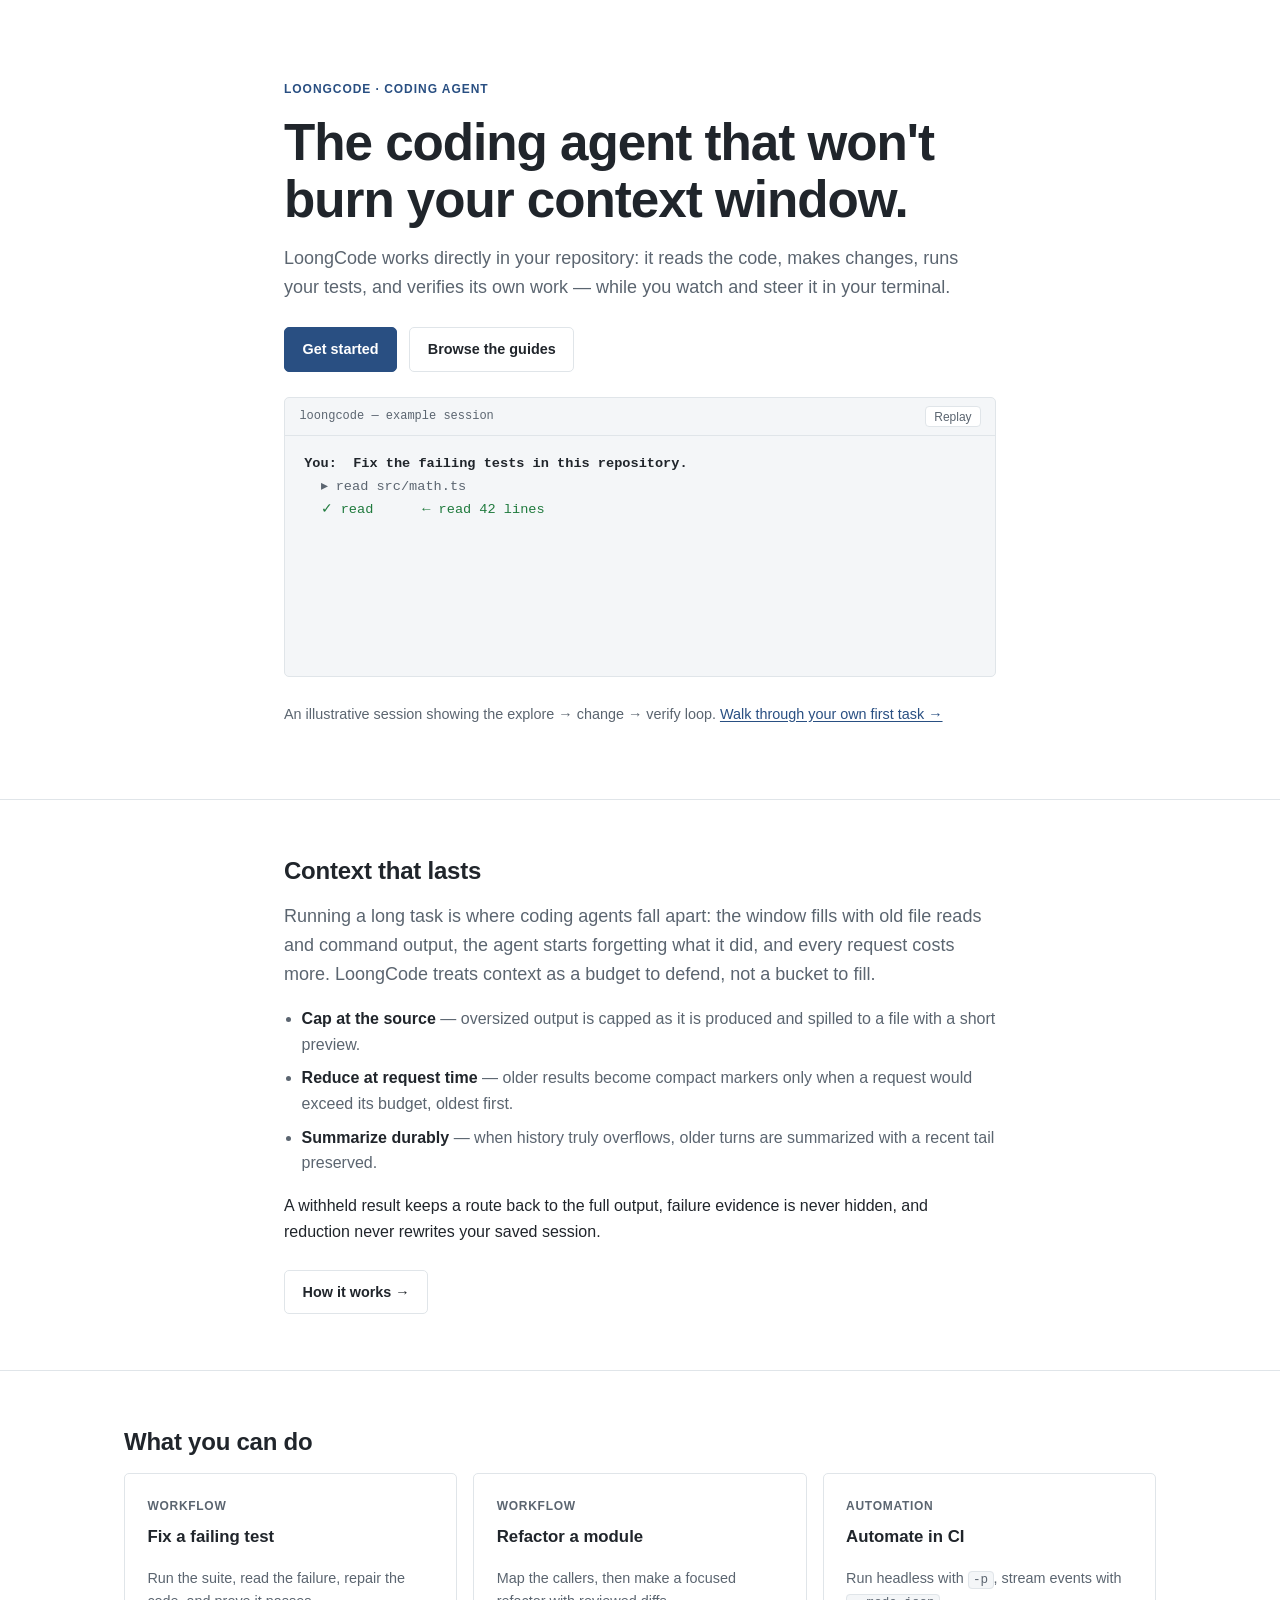
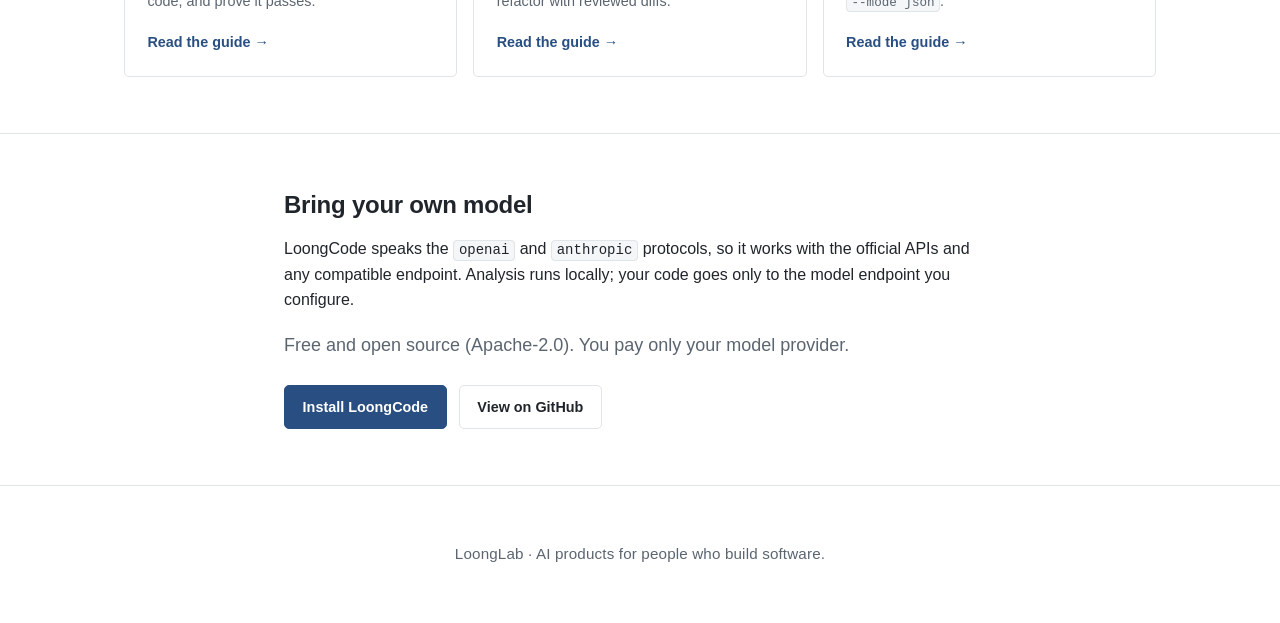
<file: public/index.html>
<!DOCTYPE html>
<html lang="en">
<head>
  <meta charset="utf-8" />
  <meta name="viewport" content="width=device-width, initial-scale=1" />
  <title>LoongLab — developer tools for real work</title>
  <meta name="description" content="LoongLab builds AI products. LoongCode, our first, is a terminal coding agent whose advantage is cutting token consumption on long tasks." />
  <meta name="theme-color" content="#ffffff" />
  <link rel="icon" href="./assets/favicon.svg" type="image/svg+xml" />
  <link rel="stylesheet" href="./assets/styles.css" />
  <script src="./assets/theme.js"></script>
</head>
<body>
<!-- BEGIN:site-header -->
<!-- END:site-header -->

<main>
  <section class="hero">
    <div class="container">
      <p class="eyebrow">LoongCode · Coding agent</p>
      <h1>The coding agent that won't burn your context window.</h1>
      <p class="lede">
        LoongCode works directly in your repository: it reads the code, makes
        changes, runs your tests, and verifies its own work — while you watch and
        steer it in your terminal.
      </p>
      <div class="actions">
        <a class="button button-primary" href="./get-started/">Get started</a>
        <a class="button" href="./guides/">Browse the guides</a>
      </div>

      <div class="terminal" data-demo>
        <div class="terminal-bar">
          <span>loongcode — example session</span>
          <button class="copy-button" type="button" data-demo-replay>Replay</button>
        </div>
        <div class="terminal-screen" data-demo-screen></div>
      </div>
      <p class="muted">
        An illustrative session showing the explore → change → verify loop.
        <a href="./first-investigation/">Walk through your own first task →</a>
      </p>
    </div>
  </section>

  <section class="section">
    <div class="container">
      <h2>Context that lasts</h2>
      <p class="lede">
        Running a long task is where coding agents fall apart: the window fills
        with old file reads and command output, the agent starts forgetting what
        it did, and every request costs more. LoongCode treats context as a
        budget to defend, not a bucket to fill.
      </p>
      <ul class="feature-list">
        <li><strong>Cap at the source</strong> — oversized output is capped as it is produced and spilled to a file with a short preview.</li>
        <li><strong>Reduce at request time</strong> — older results become compact markers only when a request would exceed its budget, oldest first.</li>
        <li><strong>Summarize durably</strong> — when history truly overflows, older turns are summarized with a recent tail preserved.</li>
      </ul>
      <p>
        A withheld result keeps a route back to the full output, failure evidence
        is never hidden, and reduction never rewrites your saved session.
      </p>
      <div class="actions">
        <a class="button" href="./blog/context-management/">How it works →</a>
      </div>
    </div>
  </section>

  <section class="section">
    <div class="container-wide">
      <h2>What you can do</h2>
      <div class="grid">
        <article class="card">
          <span class="tag">Workflow</span>
          <h3>Fix a failing test</h3>
          <p>Run the suite, read the failure, repair the code, and prove it passes.</p>
          <a class="more" href="./guides/fix-a-failing-test/">Read the guide →</a>
        </article>
        <article class="card">
          <span class="tag">Workflow</span>
          <h3>Refactor a module</h3>
          <p>Map the callers, then make a focused refactor with reviewed diffs.</p>
          <a class="more" href="./guides/refactor-a-module/">Read the guide →</a>
        </article>
        <article class="card">
          <span class="tag">Automation</span>
          <h3>Automate in CI</h3>
          <p>Run headless with <code>-p</code>, stream events with <code>--mode json</code>.</p>
          <a class="more" href="./guides/automate-in-ci/">Read the guide →</a>
        </article>
      </div>
    </div>
  </section>

  <section class="section">
    <div class="container">
      <h2>Bring your own model</h2>
      <p>
        LoongCode speaks the <code>openai</code> and <code>anthropic</code>
        protocols, so it works with the official APIs and any compatible endpoint.
        Analysis runs locally; your code goes only to the model endpoint you
        configure.
      </p>
      <p class="lede">Free and open source (Apache-2.0). You pay only your model provider.</p>
      <div class="actions">
        <a class="button button-primary" href="./get-started/">Install LoongCode</a>
        <a class="button" href="https://github.com/LoongLab/LoongCode" rel="noopener">View on GitHub</a>
      </div>
    </div>
  </section>

  <section class="section">
    <div class="container">
      <p class="lockup">LoongLab · AI products for people who build software.</p>
    </div>
  </section>
</main>

<!-- BEGIN:site-footer -->
<!-- END:site-footer -->
<script src="./assets/main.js"></script>
<script src="./assets/demo.js"></script>
</body>
</html>
</file>
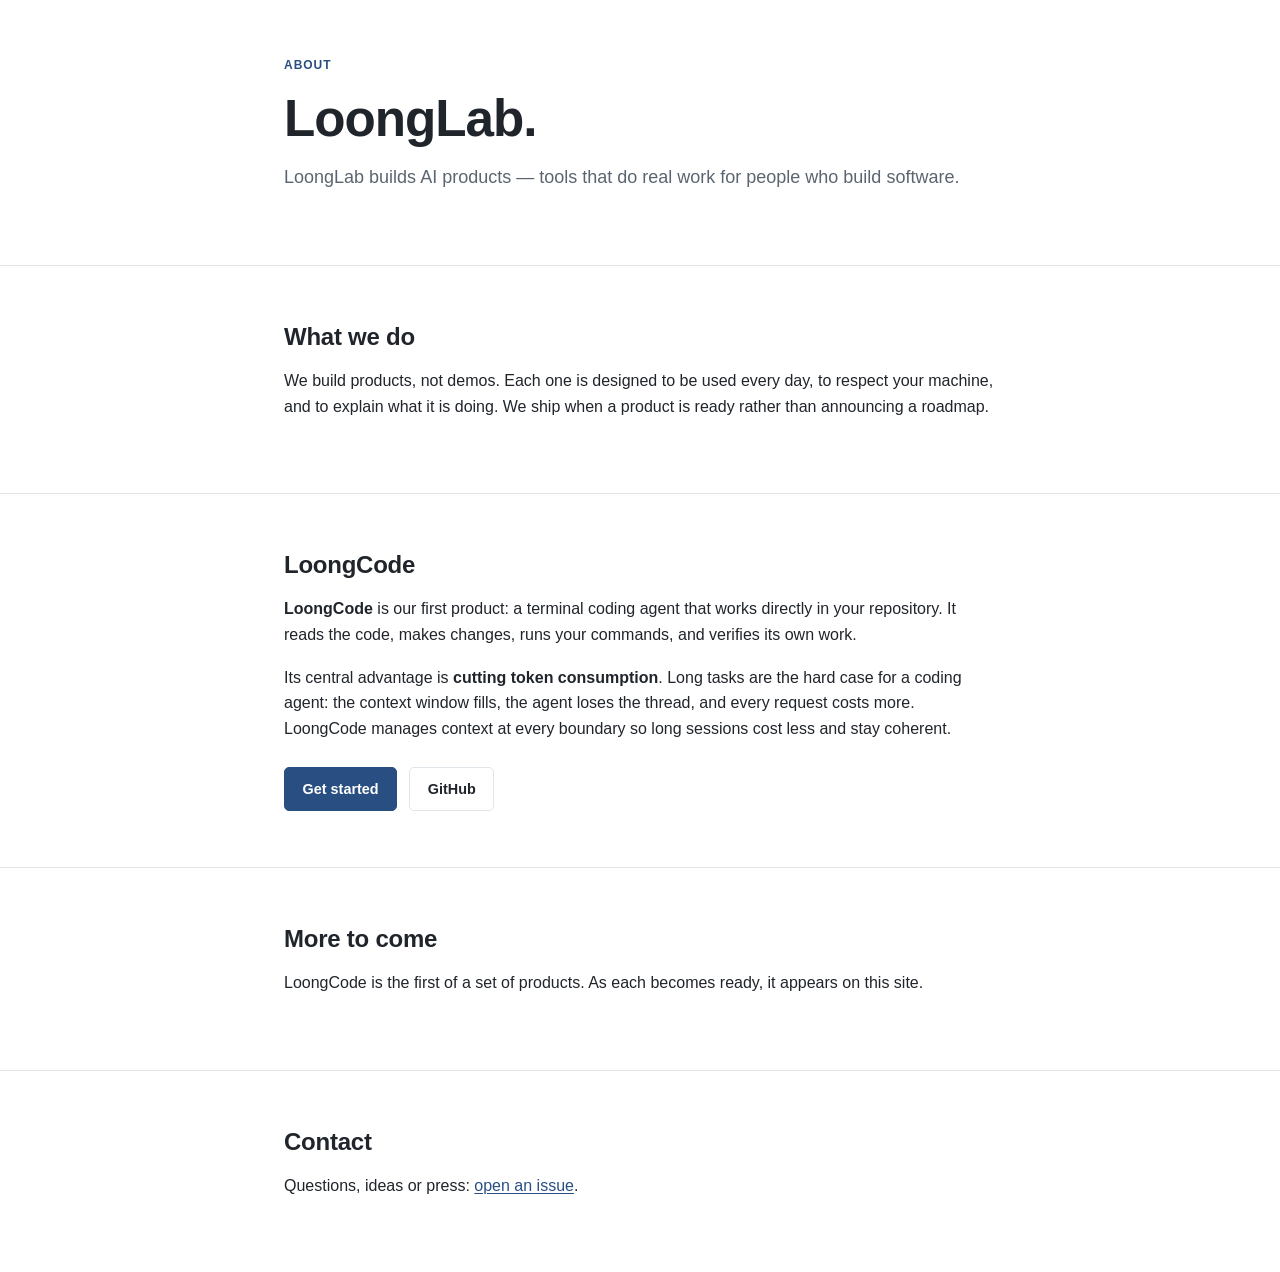
<file: public/about/index.html>
<!DOCTYPE html>
<html lang="en">
<head>
  <meta charset="utf-8" />
  <meta name="viewport" content="width=device-width, initial-scale=1" />
  <title>About LoongLab</title>
  <meta name="description" content="LoongLab builds AI products. LoongCode, our first, is a terminal coding agent focused on cutting token consumption on long tasks." />
  <meta name="theme-color" content="#ffffff" />
  <link rel="icon" href="../assets/favicon.svg" type="image/svg+xml" />
  <link rel="stylesheet" href="../assets/styles.css" />
  <script src="../assets/theme.js"></script>
</head>
<body>
<!-- BEGIN:site-header -->
<!-- END:site-header -->

<main>
  <section class="section">
    <div class="container">
      <p class="eyebrow">About</p>
      <h1>LoongLab.</h1>
      <p class="lede">
        LoongLab builds AI products — tools that do real work for people who
        build software.
      </p>
    </div>
  </section>

  <section class="section">
    <div class="container">
      <h2>What we do</h2>
      <p>
        We build products, not demos. Each one is designed to be used every day,
        to respect your machine, and to explain what it is doing. We ship when a
        product is ready rather than announcing a roadmap.
      </p>
    </div>
  </section>

  <section class="section">
    <div class="container">
      <h2>LoongCode</h2>
      <p>
        <strong>LoongCode</strong> is our first product: a terminal coding agent
        that works directly in your repository. It reads the code, makes changes,
        runs your commands, and verifies its own work.
      </p>
      <p>
        Its central advantage is <strong>cutting token consumption</strong>. Long
        tasks are the hard case for a coding agent: the context window fills, the
        agent loses the thread, and every request costs more. LoongCode manages
        context at every boundary so long sessions cost less and stay coherent.
      </p>
      <div class="actions">
        <a class="button button-primary" href="../get-started/">Get started</a>
        <a class="button" href="https://github.com/LoongLab/LoongCode" rel="noopener">GitHub</a>
      </div>
    </div>
  </section>

  <section class="section">
    <div class="container">
      <h2>More to come</h2>
      <p>
        LoongCode is the first of a set of products. As each becomes ready, it
        appears on this site.
      </p>
    </div>
  </section>

  <section class="section">
    <div class="container">
      <h2>Contact</h2>
      <p>
        Questions, ideas or press:
        <a href="https://github.com/LoongLab/LoongCode/issues" rel="noopener">open an issue</a>.
      </p>
    </div>
  </section>
</main>

<!-- BEGIN:site-footer -->
<!-- END:site-footer -->
<script src="../assets/main.js"></script>
</body>
</html>
</file>
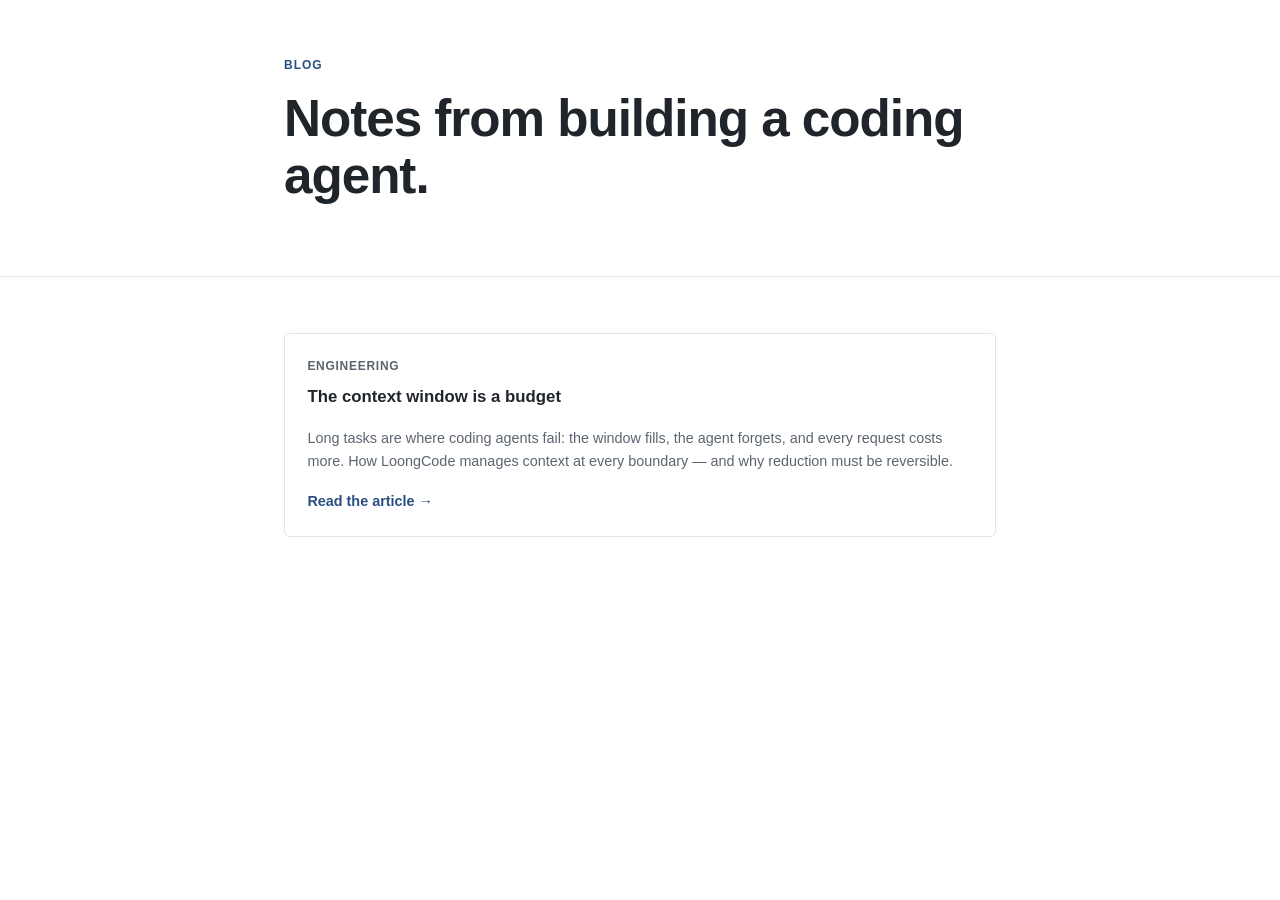
<file: public/blog/index.html>
<!DOCTYPE html>
<html lang="en">
<head>
  <meta charset="utf-8" />
  <meta name="viewport" content="width=device-width, initial-scale=1" />
  <title>LoongCode blog: notes on coding agents and context</title>
  <meta name="description" content="Essays and notes from building LoongCode: how coding agents spend tokens, why context management matters, and what breaks on long tasks." />
  <meta name="theme-color" content="#ffffff" />
  <link rel="icon" href="../assets/favicon.svg" type="image/svg+xml" />
  <link rel="stylesheet" href="../assets/styles.css" />
  <script src="../assets/theme.js"></script>
</head>
<body>
<!-- BEGIN:site-header -->
<!-- END:site-header -->

<main>
  <section class="section">
    <div class="container">
      <p class="eyebrow">Blog</p>
      <h1>Notes from building a coding agent.</h1>
    </div>
  </section>

  <section class="section">
    <div class="container">
      <article class="card">
        <span class="tag">Engineering</span>
        <h3>The context window is a budget</h3>
        <p>
          Long tasks are where coding agents fail: the window fills, the agent
          forgets, and every request costs more. How LoongCode manages context at
          every boundary — and why reduction must be reversible.
        </p>
        <a class="more" href="context-management/">Read the article →</a>
      </article>
    </div>
  </section>
</main>

<!-- BEGIN:site-footer -->
<!-- END:site-footer -->
<script src="../assets/main.js"></script>
</body>
</html>
</file>
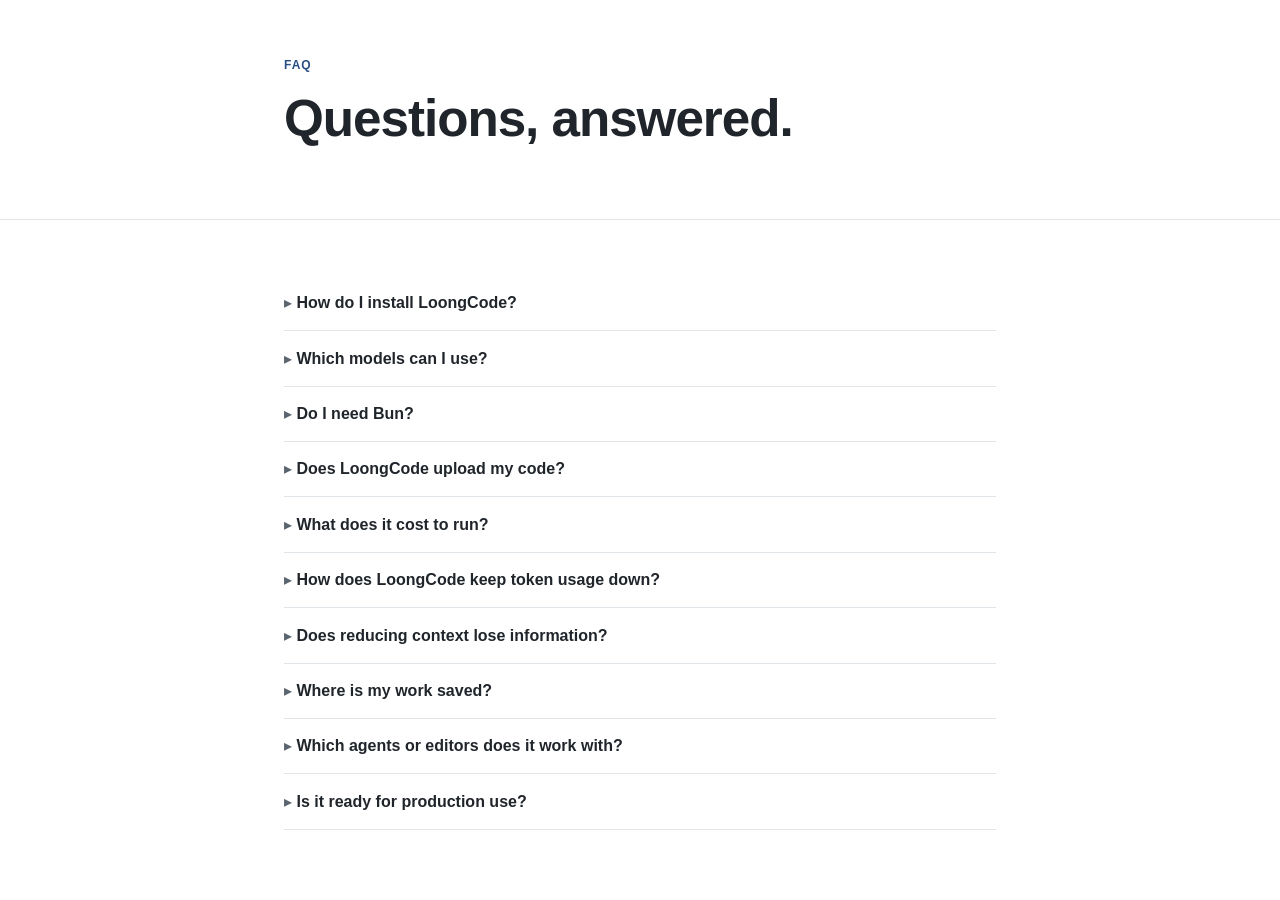
<file: public/faq/index.html>
<!DOCTYPE html>
<html lang="en">
<head>
  <meta charset="utf-8" />
  <meta name="viewport" content="width=device-width, initial-scale=1" />
  <title>LoongCode FAQ: setup, models and troubleshooting</title>
  <meta name="description" content="Answers about installing LoongCode, choosing a model, what it can do, how it handles your code, and what it costs." />
  <meta name="theme-color" content="#ffffff" />
  <link rel="icon" href="../assets/favicon.svg" type="image/svg+xml" />
  <link rel="stylesheet" href="../assets/styles.css" />
  <script src="../assets/theme.js"></script>
</head>
<body>
<!-- BEGIN:site-header -->
<!-- END:site-header -->

<main>
  <section class="section">
    <div class="container">
      <p class="eyebrow">FAQ</p>
      <h1>Questions, answered.</h1>
    </div>
  </section>

  <section class="section">
    <div class="container">
      <details>
        <summary><strong>How do I install LoongCode?</strong></summary>
        <p>Install Node.js 22 or newer, then run <code>npm install -g @loonglab/loongcode-cli</code>. See <a href="../get-started/">Get started</a>.</p>
      </details>
      <details>
        <summary><strong>Which models can I use?</strong></summary>
        <p>LoongCode speaks the <code>openai</code> and <code>anthropic</code> protocols, so it works with the official APIs and any compatible endpoint. Configure one with <code>/model</code>.</p>
      </details>
      <details>
        <summary><strong>Do I need Bun?</strong></summary>
        <p>No. Bun is the development runtime for working on LoongCode itself. The published package runs on Node.js 22 or newer.</p>
      </details>
      <details>
        <summary><strong>Does LoongCode upload my code?</strong></summary>
        <p>It runs locally and talks only to the model endpoint you configure, using the API key you provide. Your source is sent to that endpoint as context for the tasks you run; the provider's own data policy applies.</p>
      </details>
      <details>
        <summary><strong>What does it cost to run?</strong></summary>
        <p>LoongCode itself is free and open source (Apache-2.0). You pay only your model provider for the tokens you use — and LoongCode is built to keep that number down on long tasks.</p>
      </details>
      <details>
        <summary><strong>How does LoongCode keep token usage down?</strong></summary>
        <p>Context is managed at every boundary: output is capped as it is produced, older tool results are reduced only when a request would exceed its budget, and overflowing history is summarized while keeping a recent tail. See <a href="../blog/context-management/">how context is managed</a>.</p>
      </details>
      <details>
        <summary><strong>Does reducing context lose information?</strong></summary>
        <p>A withheld result is replaced by a marker that names where the full output still lives, so the agent can read it back. Failure evidence and errors are never withheld, and reduction only changes the request that is sent — the saved session keeps every result.</p>
      </details>
      <details>
        <summary><strong>Where is my work saved?</strong></summary>
        <p>Sessions are saved automatically under your config directory (<code>~/.loongcode/</code>). Resume the latest with <code>--continue</code>, a specific one with <code>--resume &lt;id&gt;</code>, or manage them with <code>/session</code>.</p>
      </details>
      <details>
        <summary><strong>Which agents or editors does it work with?</strong></summary>
        <p>LoongCode is its own terminal agent — you use it directly, not through another agent. Its configuration and sessions are read by the CLI and TUI only.</p>
      </details>
      <details>
        <summary><strong>Is it ready for production use?</strong></summary>
        <p>LoongCode is in early experimental development and changes quickly. See the <a href="https://github.com/LoongLab/LoongCode/blob/master/CHANGELOG.md" rel="noopener">changelog</a> for what each release includes.</p>
      </details>
    </div>
  </section>
</main>

<!-- BEGIN:site-footer -->
<!-- END:site-footer -->
<script src="../assets/main.js"></script>
</body>
</html>
</file>
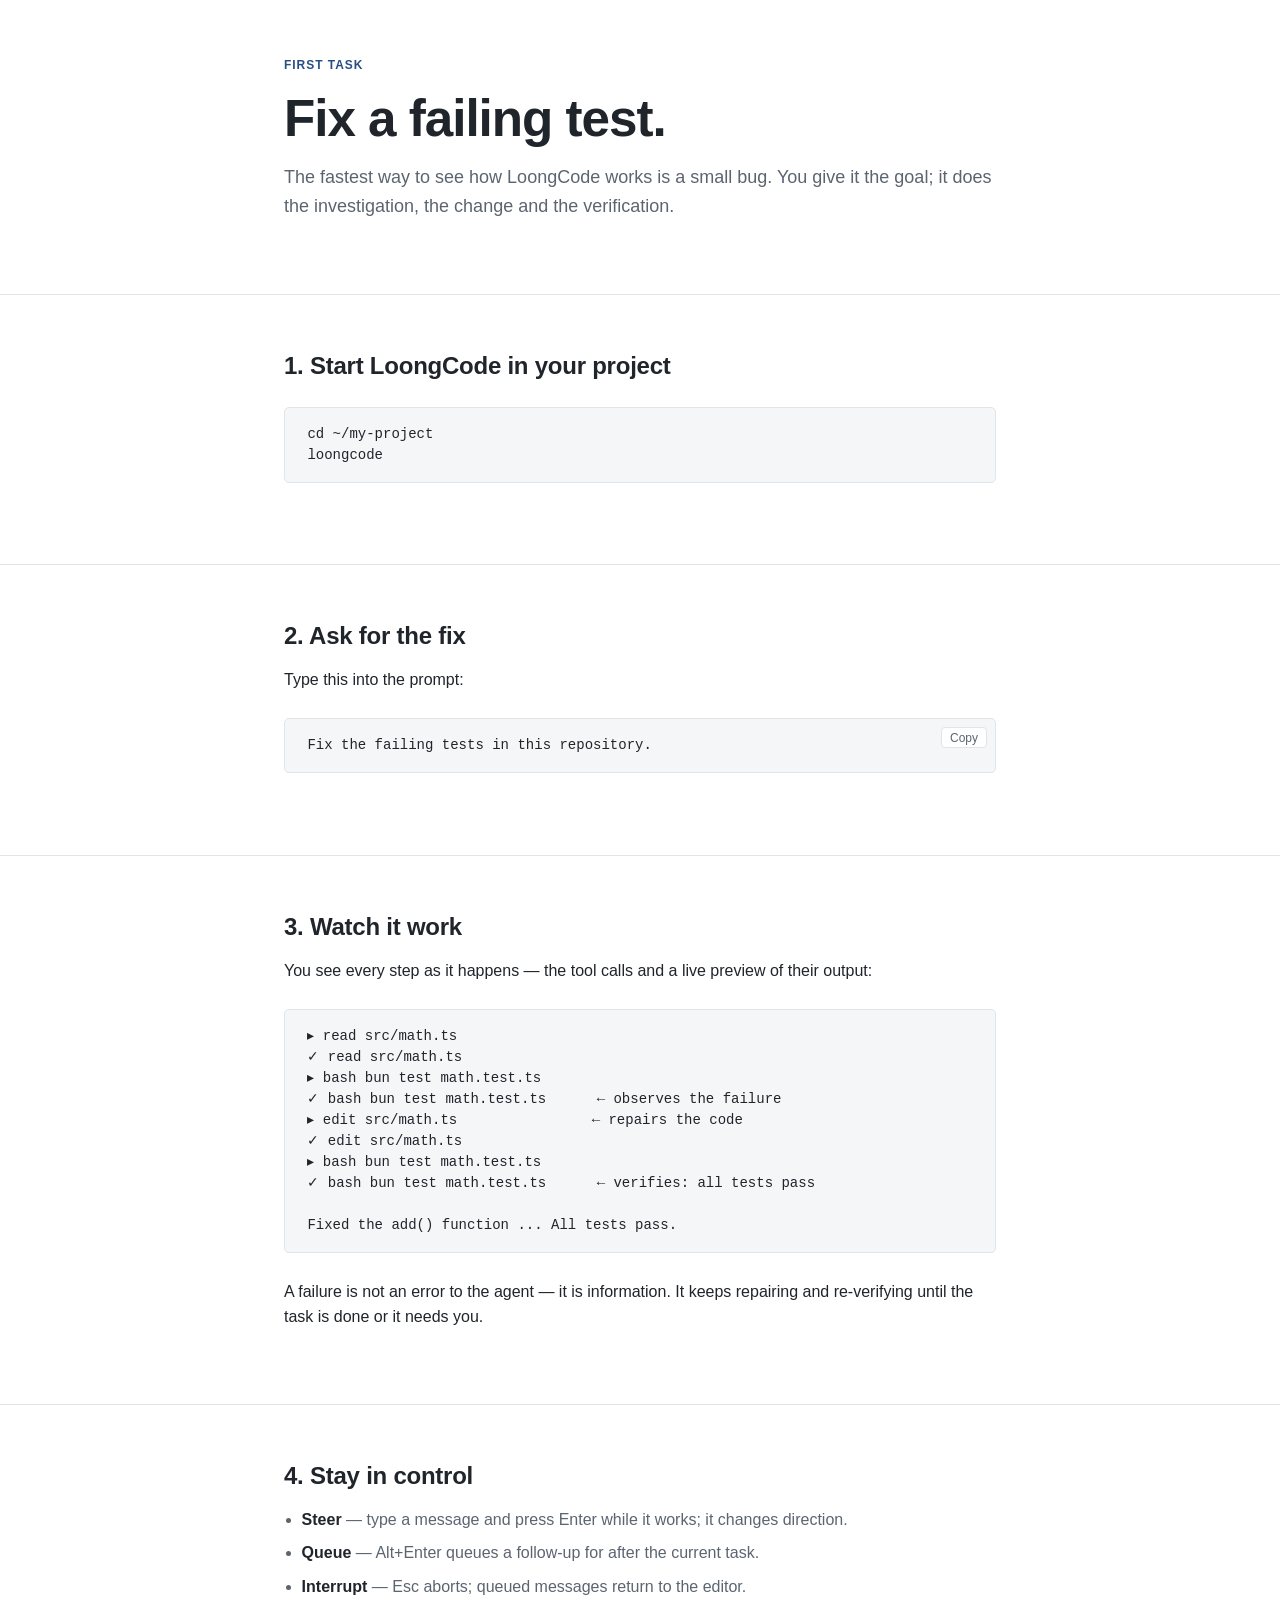
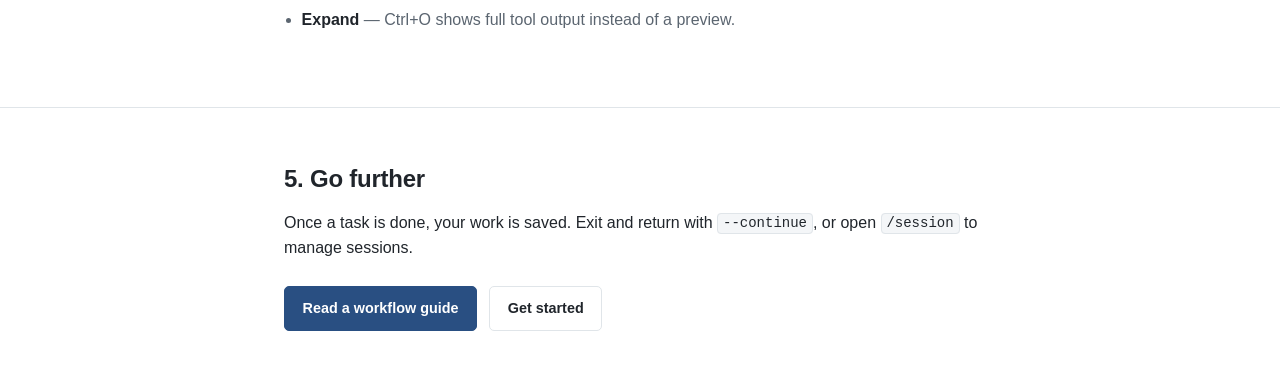
<file: public/first-investigation/index.html>
<!DOCTYPE html>
<html lang="en">
<head>
  <meta charset="utf-8" />
  <meta name="viewport" content="width=device-width, initial-scale=1" />
  <title>Your first LoongCode task</title>
  <meta name="description" content="A guided first task with LoongCode: give the agent a failing test, watch it investigate, change the code, and verify the fix in your terminal." />
  <meta name="theme-color" content="#ffffff" />
  <link rel="icon" href="../assets/favicon.svg" type="image/svg+xml" />
  <link rel="stylesheet" href="../assets/styles.css" />
  <script src="../assets/theme.js"></script>
</head>
<body>
<!-- BEGIN:site-header -->
<!-- END:site-header -->

<main>
  <section class="section">
    <div class="container">
      <p class="eyebrow">First task</p>
      <h1>Fix a failing test.</h1>
      <p class="lede">
        The fastest way to see how LoongCode works is a small bug. You give it the
        goal; it does the investigation, the change and the verification.
      </p>
    </div>
  </section>

  <section class="section">
    <div class="container">
      <h2>1. Start LoongCode in your project</h2>
      <div class="code-block"><pre>cd ~/my-project
loongcode</pre></div>
    </div>
  </section>

  <section class="section">
    <div class="container">
      <h2>2. Ask for the fix</h2>
      <p>Type this into the prompt:</p>
      <div class="code-block" data-copy><pre>Fix the failing tests in this repository.</pre></div>
    </div>
  </section>

  <section class="section">
    <div class="container">
      <h2>3. Watch it work</h2>
      <p>You see every step as it happens — the tool calls and a live preview of their output:</p>
      <div class="code-block"><pre>▸ read src/math.ts
✓ read src/math.ts
▸ bash bun test math.test.ts
✓ bash bun test math.test.ts      ← observes the failure
▸ edit src/math.ts                ← repairs the code
✓ edit src/math.ts
▸ bash bun test math.test.ts
✓ bash bun test math.test.ts      ← verifies: all tests pass

Fixed the add() function ... All tests pass.</pre></div>
      <p>
        A failure is not an error to the agent — it is information. It keeps
        repairing and re-verifying until the task is done or it needs you.
      </p>
    </div>
  </section>

  <section class="section">
    <div class="container">
      <h2>4. Stay in control</h2>
      <ul class="feature-list">
        <li><strong>Steer</strong> — type a message and press Enter while it works; it changes direction.</li>
        <li><strong>Queue</strong> — Alt+Enter queues a follow-up for after the current task.</li>
        <li><strong>Interrupt</strong> — Esc aborts; queued messages return to the editor.</li>
        <li><strong>Expand</strong> — Ctrl+O shows full tool output instead of a preview.</li>
      </ul>
    </div>
  </section>

  <section class="section">
    <div class="container">
      <h2>5. Go further</h2>
      <p>
        Once a task is done, your work is saved. Exit and return with
        <code>--continue</code>, or open <code>/session</code> to manage sessions.
      </p>
      <div class="actions">
        <a class="button button-primary" href="../guides/">Read a workflow guide</a>
        <a class="button" href="../get-started/">Get started</a>
      </div>
    </div>
  </section>
</main>

<!-- BEGIN:site-footer -->
<!-- END:site-footer -->
<script src="../assets/main.js"></script>
</body>
</html>
</file>
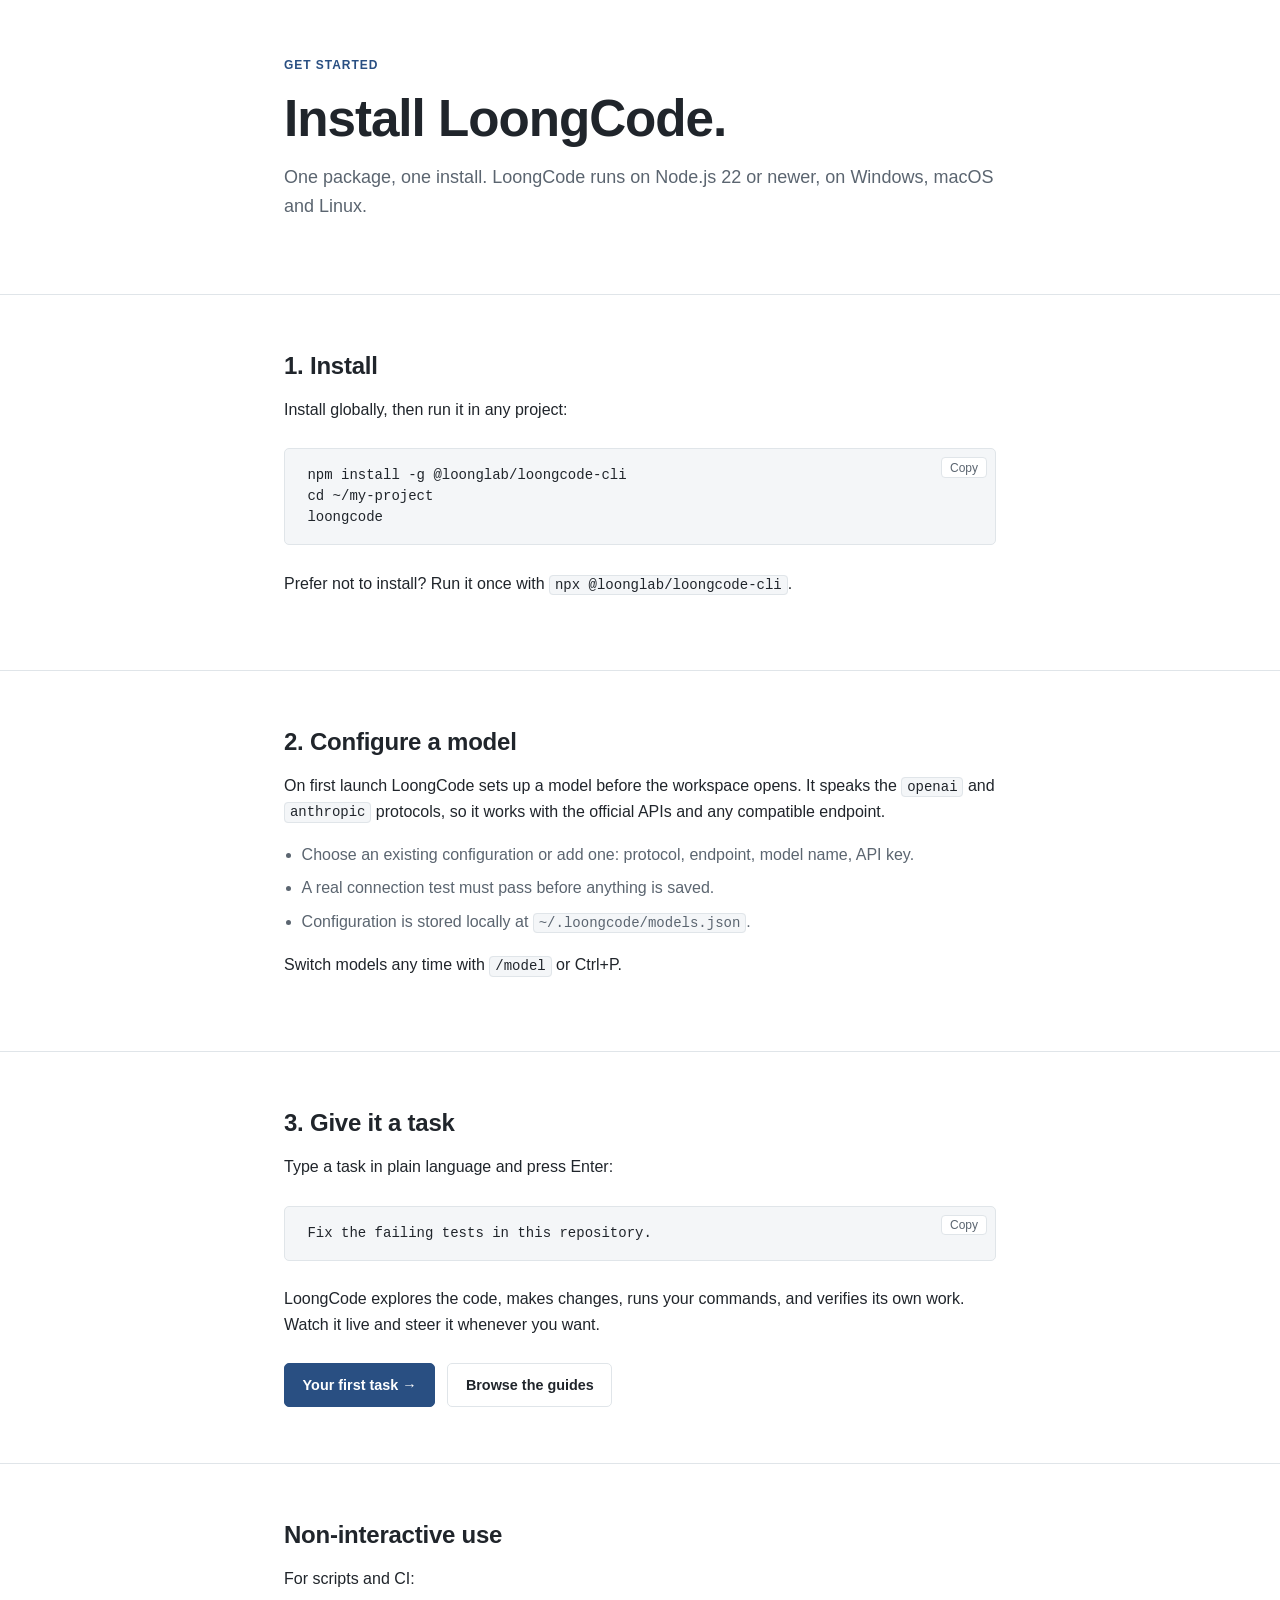
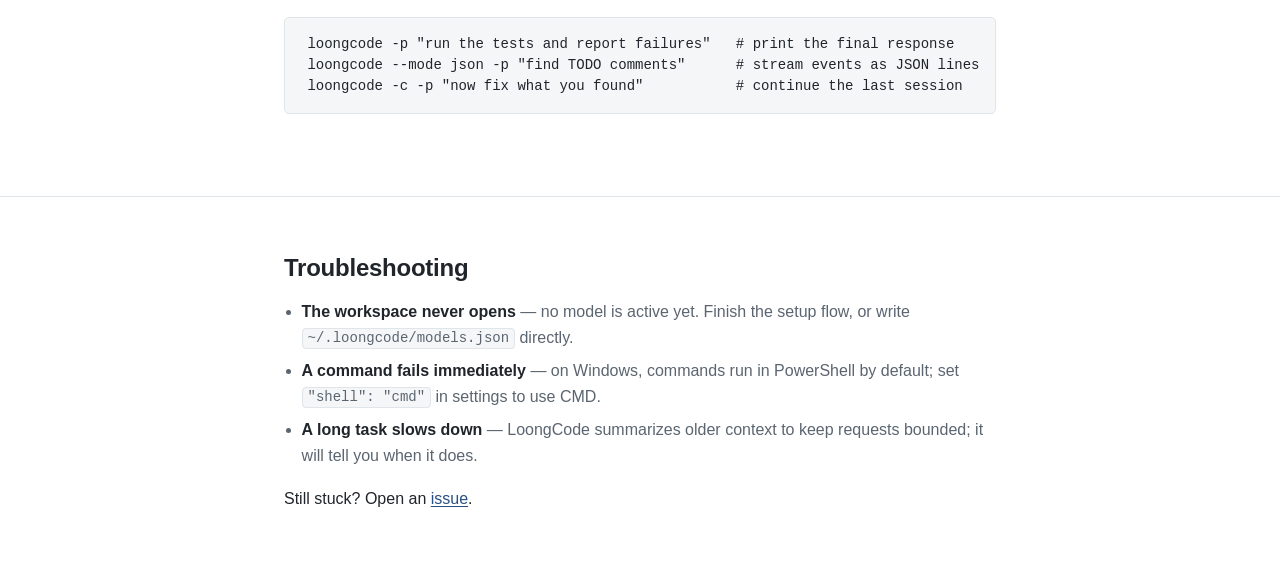
<file: public/get-started/index.html>
<!DOCTYPE html>
<html lang="en">
<head>
  <meta charset="utf-8" />
  <meta name="viewport" content="width=device-width, initial-scale=1" />
  <title>Install LoongCode and run your first task</title>
  <meta name="description" content="Install LoongCode, configure a model, and run your first coding task from the terminal. Requires Node.js 22 or newer." />
  <meta name="theme-color" content="#ffffff" />
  <link rel="icon" href="../assets/favicon.svg" type="image/svg+xml" />
  <link rel="stylesheet" href="../assets/styles.css" />
  <script src="../assets/theme.js"></script>
</head>
<body>
<!-- BEGIN:site-header -->
<!-- END:site-header -->

<main>
  <section class="section">
    <div class="container">
      <p class="eyebrow">Get started</p>
      <h1>Install LoongCode.</h1>
      <p class="lede">
        One package, one install. LoongCode runs on Node.js 22 or newer, on
        Windows, macOS and Linux.
      </p>
    </div>
  </section>

  <section class="section">
    <div class="container">
      <h2>1. Install</h2>
      <p>Install globally, then run it in any project:</p>
      <div class="code-block" data-copy><pre>npm install -g @loonglab/loongcode-cli
cd ~/my-project
loongcode</pre></div>
      <p>
        Prefer not to install? Run it once with <code>npx @loonglab/loongcode-cli</code>.
      </p>
    </div>
  </section>

  <section class="section">
    <div class="container">
      <h2>2. Configure a model</h2>
      <p>
        On first launch LoongCode sets up a model before the workspace opens. It
        speaks the <code>openai</code> and <code>anthropic</code> protocols, so it
        works with the official APIs and any compatible endpoint.
      </p>
      <ul class="feature-list">
        <li>Choose an existing configuration or add one: protocol, endpoint, model name, API key.</li>
        <li>A real connection test must pass before anything is saved.</li>
        <li>Configuration is stored locally at <code>~/.loongcode/models.json</code>.</li>
      </ul>
      <p>Switch models any time with <code>/model</code> or Ctrl+P.</p>
    </div>
  </section>

  <section class="section">
    <div class="container">
      <h2>3. Give it a task</h2>
      <p>Type a task in plain language and press Enter:</p>
      <div class="code-block" data-copy><pre>Fix the failing tests in this repository.</pre></div>
      <p>
        LoongCode explores the code, makes changes, runs your commands, and
        verifies its own work. Watch it live and steer it whenever you want.
      </p>
      <div class="actions">
        <a class="button button-primary" href="../first-investigation/">Your first task →</a>
        <a class="button" href="../guides/">Browse the guides</a>
      </div>
    </div>
  </section>

  <section class="section">
    <div class="container">
      <h2>Non-interactive use</h2>
      <p>For scripts and CI:</p>
      <div class="code-block"><pre>loongcode -p "run the tests and report failures"   # print the final response
loongcode --mode json -p "find TODO comments"      # stream events as JSON lines
loongcode -c -p "now fix what you found"           # continue the last session</pre></div>
    </div>
  </section>

  <section class="section">
    <div class="container">
      <h2>Troubleshooting</h2>
      <ul class="feature-list">
        <li><strong>The workspace never opens</strong> — no model is active yet. Finish the setup flow, or write <code>~/.loongcode/models.json</code> directly.</li>
        <li><strong>A command fails immediately</strong> — on Windows, commands run in PowerShell by default; set <code>"shell": "cmd"</code> in settings to use CMD.</li>
        <li><strong>A long task slows down</strong> — LoongCode summarizes older context to keep requests bounded; it will tell you when it does.</li>
      </ul>
      <p>
        Still stuck? Open an
        <a href="https://github.com/LoongLab/LoongCode/issues" rel="noopener">issue</a>.
      </p>
    </div>
  </section>
</main>

<!-- BEGIN:site-footer -->
<!-- END:site-footer -->
<script src="../assets/main.js"></script>
</body>
</html>
</file>
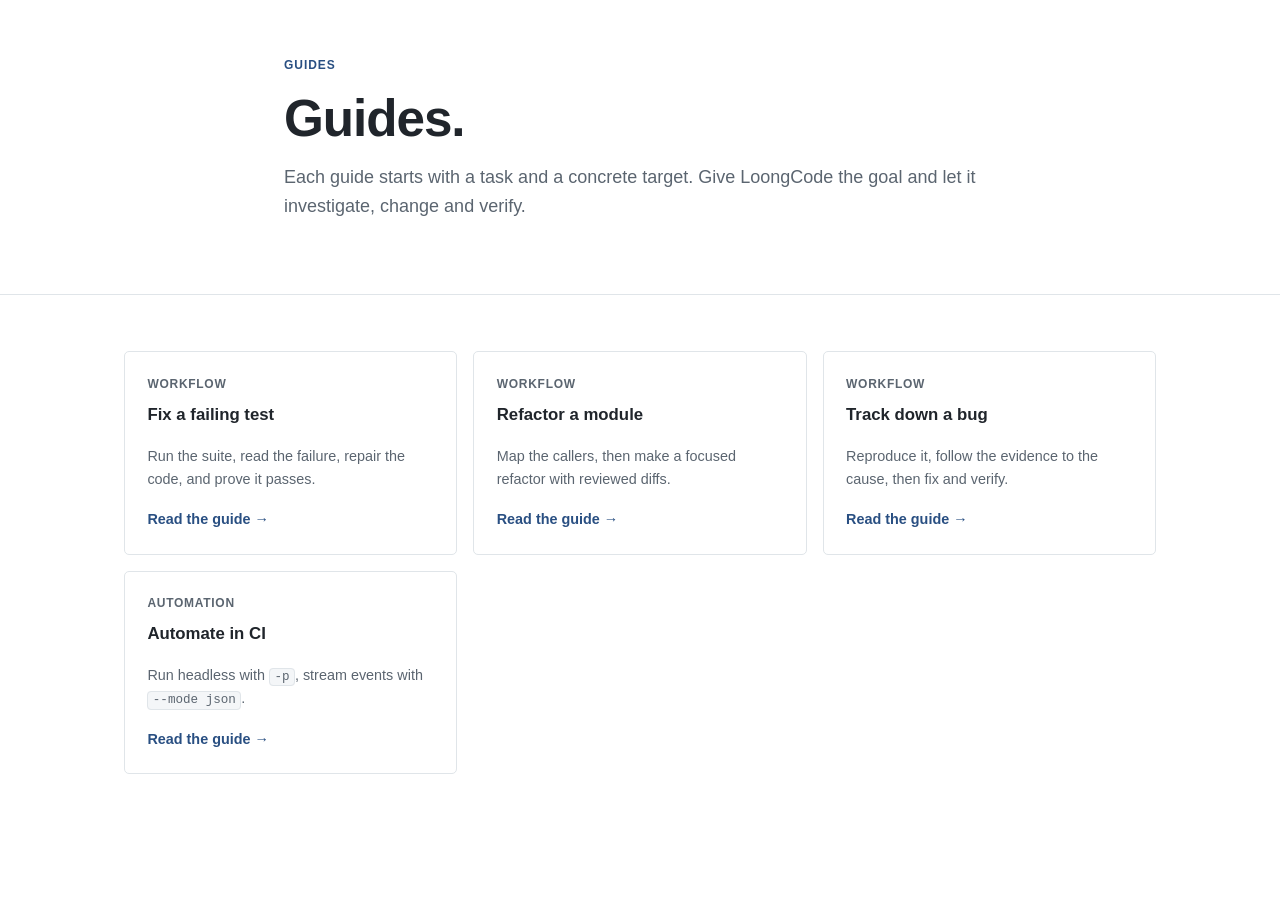
<file: public/guides/index.html>
<!DOCTYPE html>
<html lang="en">
<head>
  <meta charset="utf-8" />
  <meta name="viewport" content="width=device-width, initial-scale=1" />
  <title>LoongCode guides: workflows for real tasks</title>
  <meta name="description" content="Step-by-step LoongCode guides for common work: fixing failing tests, refactoring a module, tracking down a bug, and automating tasks in scripts and CI." />
  <meta name="theme-color" content="#ffffff" />
  <link rel="icon" href="../assets/favicon.svg" type="image/svg+xml" />
  <link rel="stylesheet" href="../assets/styles.css" />
  <script src="../assets/theme.js"></script>
</head>
<body>
<!-- BEGIN:site-header -->
<!-- END:site-header -->

<main>
  <section class="section">
    <div class="container">
      <p class="eyebrow">Guides</p>
      <h1>Guides.</h1>
      <p class="lede">
        Each guide starts with a task and a concrete target. Give LoongCode the
        goal and let it investigate, change and verify.
      </p>
    </div>
  </section>

  <section class="section">
    <div class="container-wide">
      <div class="grid">
        <article class="card">
          <span class="tag">Workflow</span>
          <h3>Fix a failing test</h3>
          <p>Run the suite, read the failure, repair the code, and prove it passes.</p>
          <a class="more" href="fix-a-failing-test/">Read the guide →</a>
        </article>
        <article class="card">
          <span class="tag">Workflow</span>
          <h3>Refactor a module</h3>
          <p>Map the callers, then make a focused refactor with reviewed diffs.</p>
          <a class="more" href="refactor-a-module/">Read the guide →</a>
        </article>
        <article class="card">
          <span class="tag">Workflow</span>
          <h3>Track down a bug</h3>
          <p>Reproduce it, follow the evidence to the cause, then fix and verify.</p>
          <a class="more" href="track-down-a-bug/">Read the guide →</a>
        </article>
        <article class="card">
          <span class="tag">Automation</span>
          <h3>Automate in CI</h3>
          <p>Run headless with <code>-p</code>, stream events with <code>--mode json</code>.</p>
          <a class="more" href="automate-in-ci/">Read the guide →</a>
        </article>
      </div>
    </div>
  </section>
</main>

<!-- BEGIN:site-footer -->
<!-- END:site-footer -->
<script src="../assets/main.js"></script>
</body>
</html>
</file>
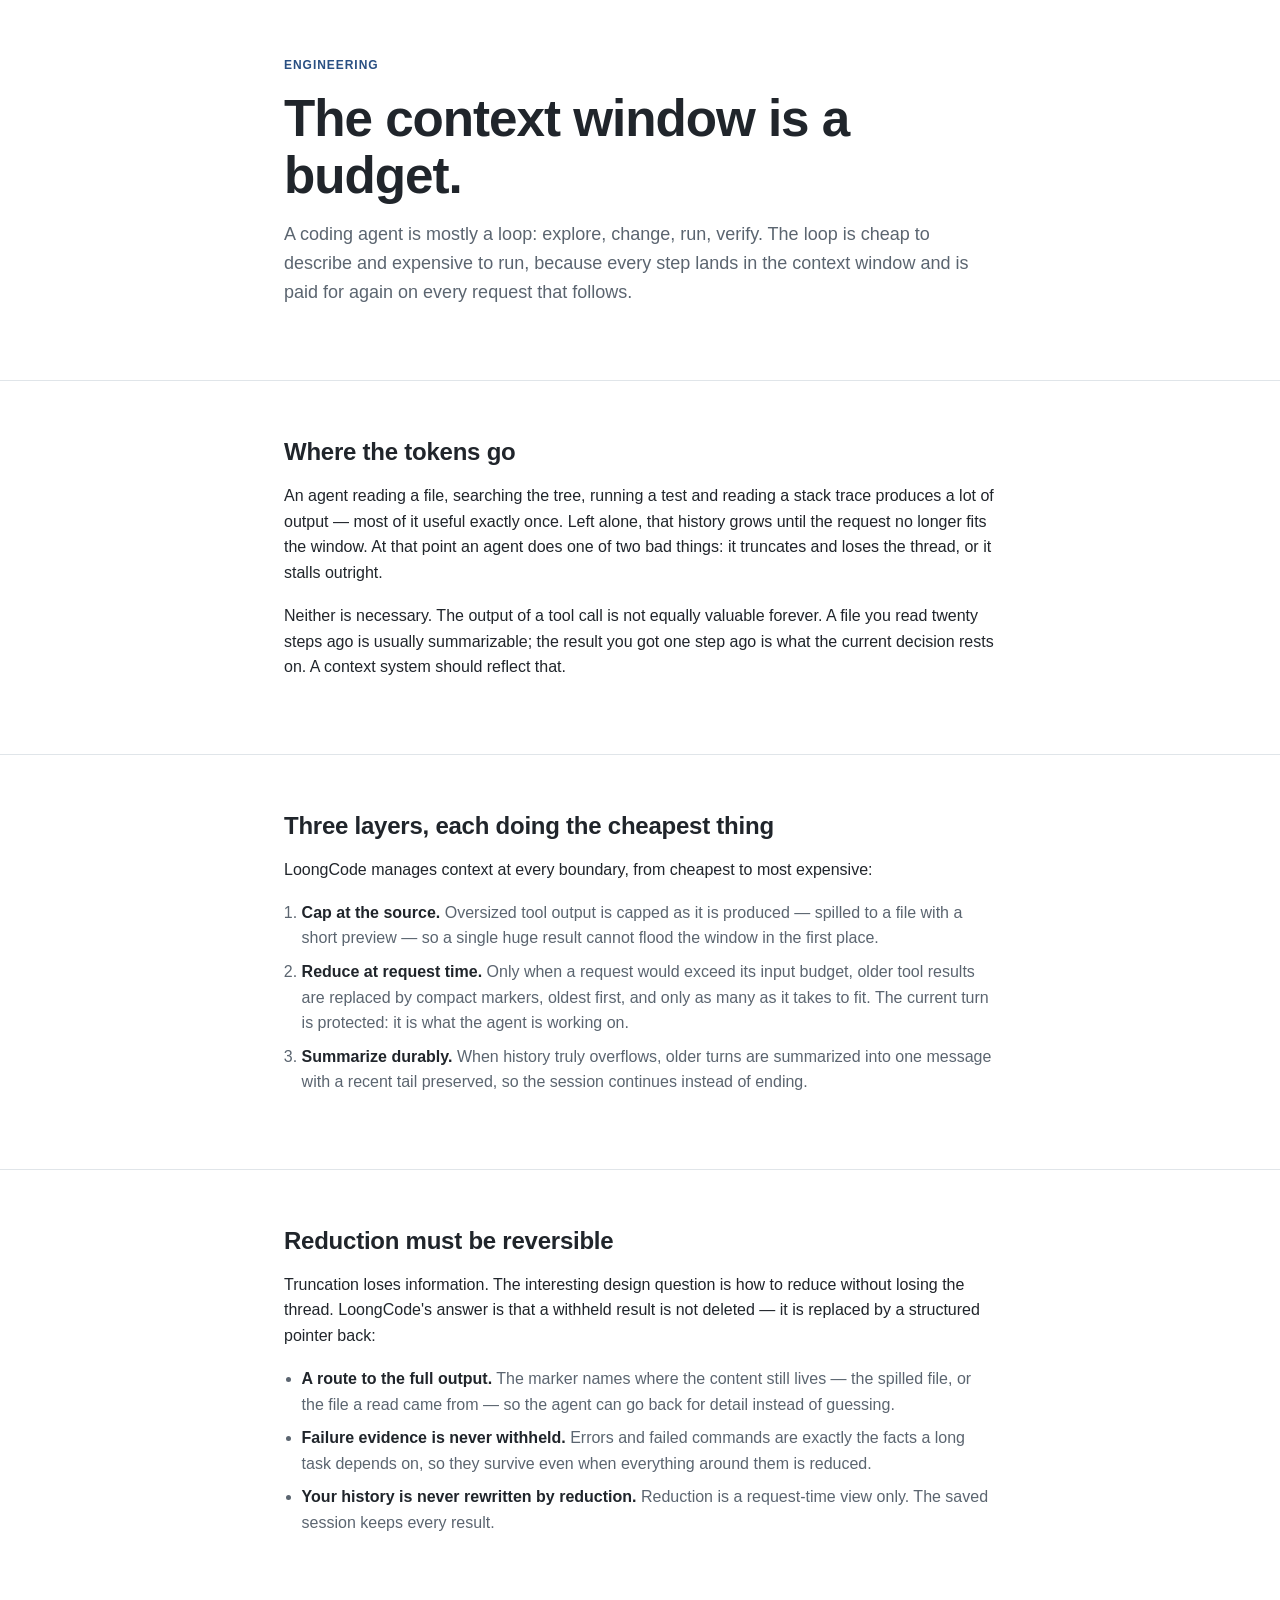
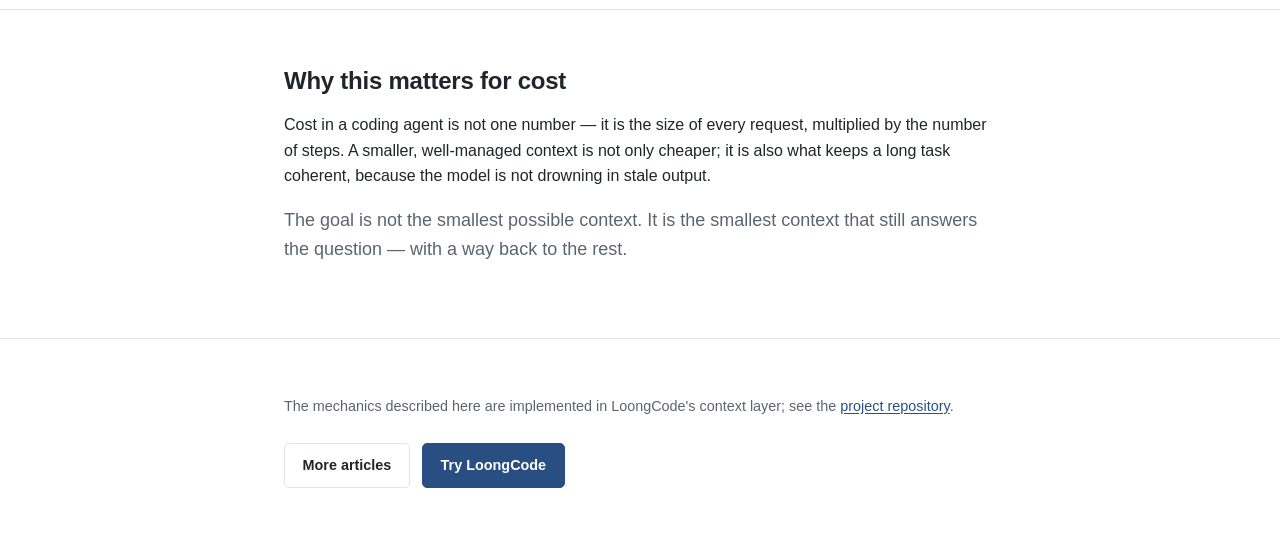
<file: public/blog/context-management/index.html>
<!DOCTYPE html>
<html lang="en">
<head>
  <meta charset="utf-8" />
  <meta name="viewport" content="width=device-width, initial-scale=1" />
  <title>The context window is a budget — LoongCode</title>
  <meta name="description" content="Why long tasks are where coding agents fail, and how LoongCode manages context at every boundary so sessions stay coherent and affordable." />
  <meta name="theme-color" content="#ffffff" />
  <link rel="icon" href="../../assets/favicon.svg" type="image/svg+xml" />
  <link rel="stylesheet" href="../../assets/styles.css" />
  <script src="../../assets/theme.js"></script>
</head>
<body>
<!-- BEGIN:site-header -->
<!-- END:site-header -->

<main>
  <section class="section">
    <div class="container">
      <p class="eyebrow">Engineering</p>
      <h1>The context window is a budget.</h1>
      <p class="lede">
        A coding agent is mostly a loop: explore, change, run, verify. The loop is
        cheap to describe and expensive to run, because every step lands in the
        context window and is paid for again on every request that follows.
      </p>
    </div>
  </section>

  <section class="section">
    <div class="container">
      <h2>Where the tokens go</h2>
      <p>
        An agent reading a file, searching the tree, running a test and reading a
        stack trace produces a lot of output — most of it useful exactly once.
        Left alone, that history grows until the request no longer fits the
        window. At that point an agent does one of two bad things: it truncates
        and loses the thread, or it stalls outright.
      </p>
      <p>
        Neither is necessary. The output of a tool call is not equally valuable
        forever. A file you read twenty steps ago is usually summarizable; the
        result you got one step ago is what the current decision rests on. A
        context system should reflect that.
      </p>
    </div>
  </section>

  <section class="section">
    <div class="container">
      <h2>Three layers, each doing the cheapest thing</h2>
      <p>LoongCode manages context at every boundary, from cheapest to most expensive:</p>
      <ol class="feature-list">
        <li>
          <strong>Cap at the source.</strong> Oversized tool output is capped as it
          is produced — spilled to a file with a short preview — so a single huge
          result cannot flood the window in the first place.
        </li>
        <li>
          <strong>Reduce at request time.</strong> Only when a request would exceed
          its input budget, older tool results are replaced by compact markers,
          oldest first, and only as many as it takes to fit. The current turn is
          protected: it is what the agent is working on.
        </li>
        <li>
          <strong>Summarize durably.</strong> When history truly overflows, older
          turns are summarized into one message with a recent tail preserved, so
          the session continues instead of ending.
        </li>
      </ol>
    </div>
  </section>

  <section class="section">
    <div class="container">
      <h2>Reduction must be reversible</h2>
      <p>
        Truncation loses information. The interesting design question is how to
        reduce without losing the thread. LoongCode's answer is that a withheld
        result is not deleted — it is replaced by a structured pointer back:
      </p>
      <ul class="feature-list">
        <li>
          <strong>A route to the full output.</strong> The marker names where the
          content still lives — the spilled file, or the file a read came from —
          so the agent can go back for detail instead of guessing.
        </li>
        <li>
          <strong>Failure evidence is never withheld.</strong> Errors and failed
          commands are exactly the facts a long task depends on, so they survive
          even when everything around them is reduced.
        </li>
        <li>
          <strong>Your history is never rewritten by reduction.</strong> Reduction
          is a request-time view only. The saved session keeps every result.
        </li>
      </ul>
    </div>
  </section>

  <section class="section">
    <div class="container">
      <h2>Why this matters for cost</h2>
      <p>
        Cost in a coding agent is not one number — it is the size of every request,
        multiplied by the number of steps. A smaller, well-managed context is not
        only cheaper; it is also what keeps a long task coherent, because the model
        is not drowning in stale output.
      </p>
      <p class="lede">
        The goal is not the smallest possible context. It is the smallest context
        that still answers the question — with a way back to the rest.
      </p>
    </div>
  </section>

  <section class="section">
    <div class="container">
      <p class="muted">
        The mechanics described here are implemented in LoongCode's context layer;
        see the <a href="https://github.com/LoongLab/LoongCode" rel="noopener">project repository</a>.
      </p>
      <div class="actions">
        <a class="button" href="../">More articles</a>
        <a class="button button-primary" href="../../get-started/">Try LoongCode</a>
      </div>
    </div>
  </section>
</main>

<!-- BEGIN:site-footer -->
<!-- END:site-footer -->
<script src="../../assets/main.js"></script>
</body>
</html>
</file>
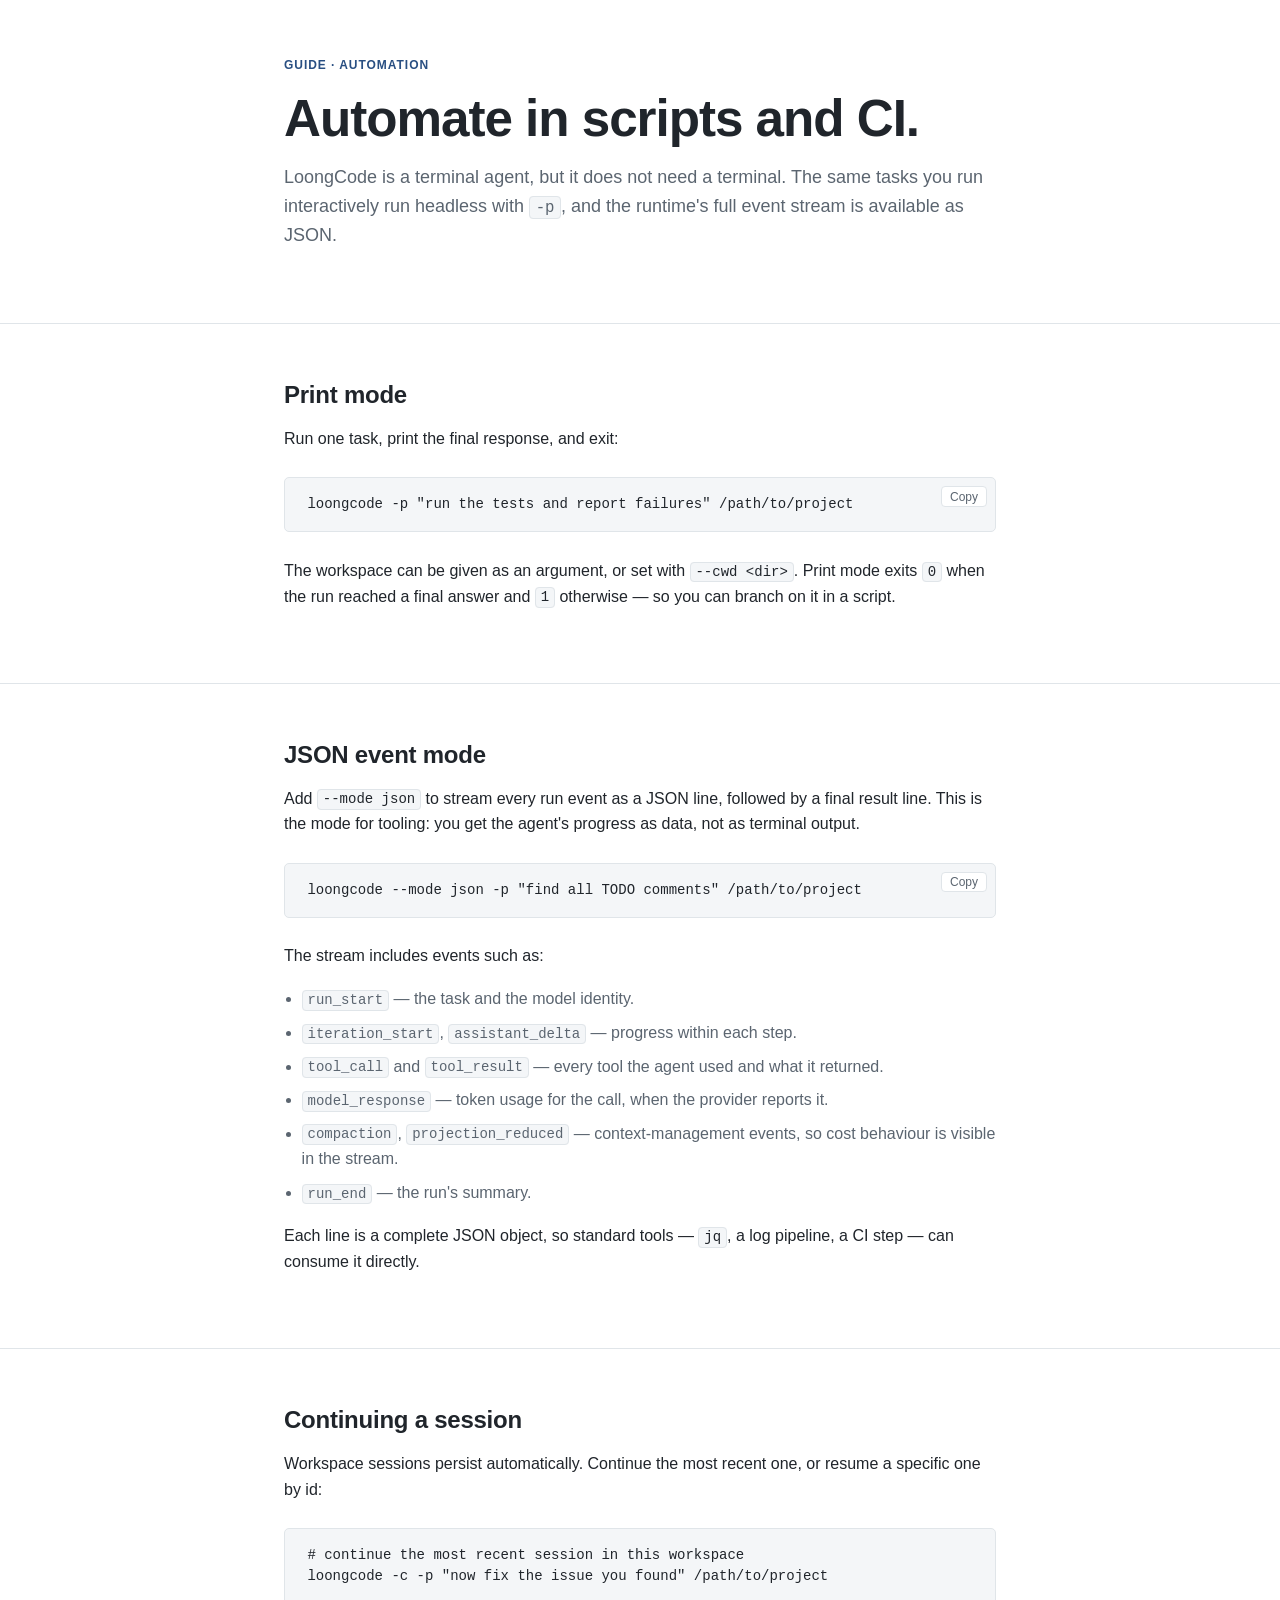
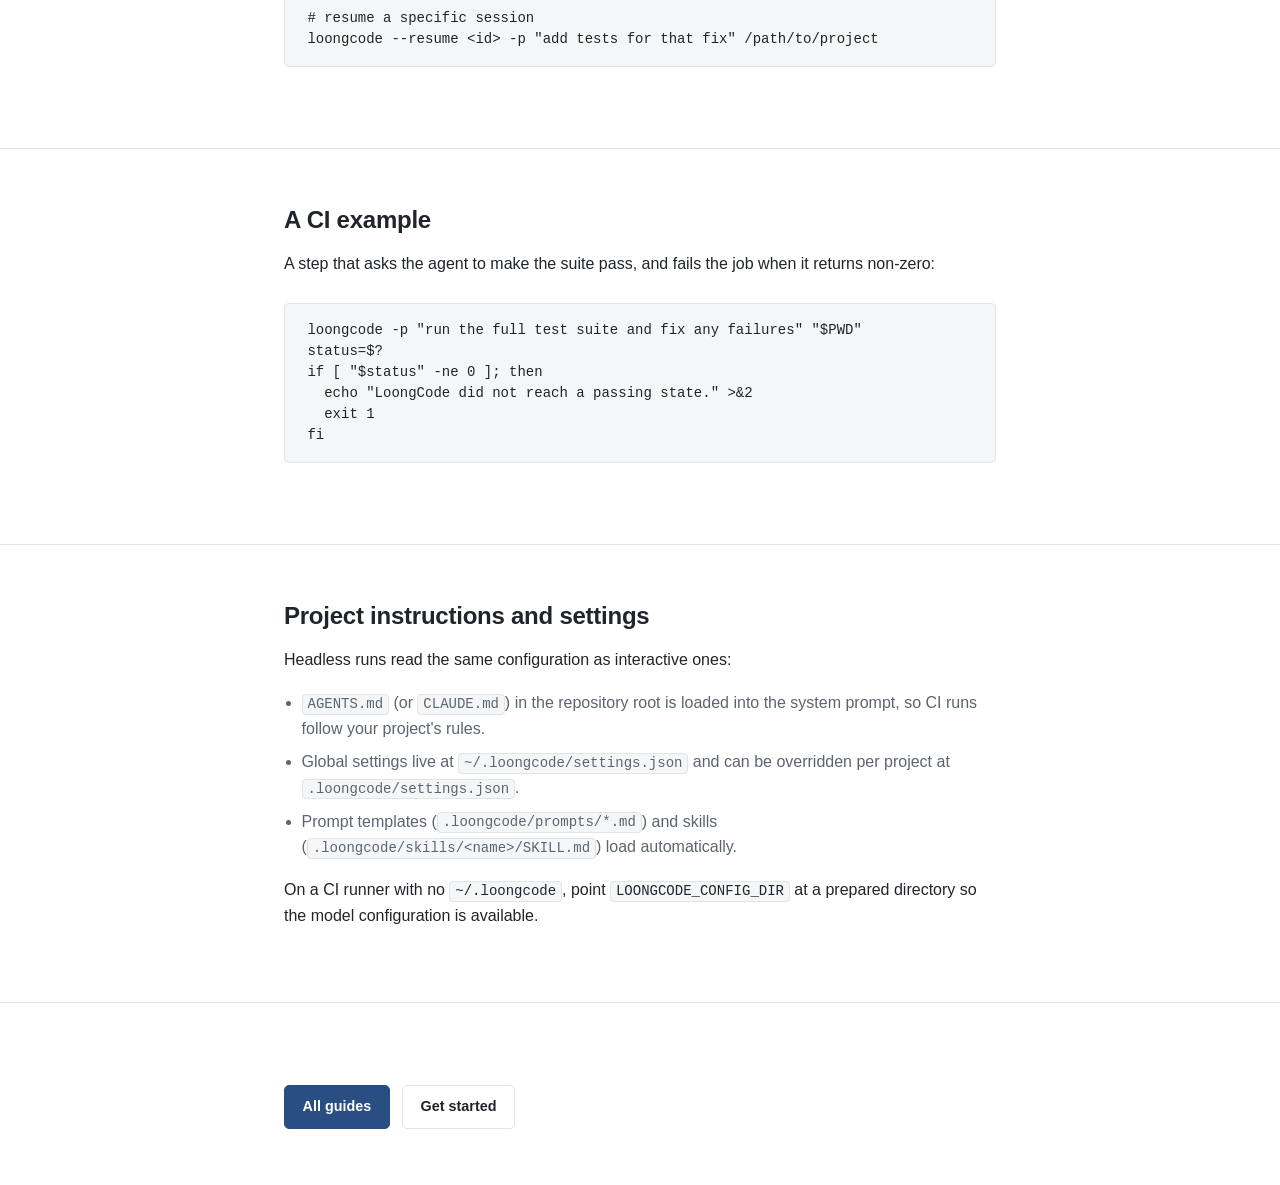
<file: public/guides/automate-in-ci/index.html>
<!DOCTYPE html>
<html lang="en">
<head>
  <meta charset="utf-8" />
  <meta name="viewport" content="width=device-width, initial-scale=1" />
  <title>Guide: automate with LoongCode in scripts and CI</title>
  <meta name="description" content="Run LoongCode non-interactively: print a final answer with -p, stream every run event as JSON lines with --mode json, and continue sessions in CI." />
  <meta name="theme-color" content="#ffffff" />
  <link rel="icon" href="../../assets/favicon.svg" type="image/svg+xml" />
  <link rel="stylesheet" href="../../assets/styles.css" />
  <script src="../../assets/theme.js"></script>
</head>
<body>
<!-- BEGIN:site-header -->
<!-- END:site-header -->

<main>
  <section class="section">
    <div class="container">
      <p class="eyebrow">Guide · Automation</p>
      <h1>Automate in scripts and CI.</h1>
      <p class="lede">
        LoongCode is a terminal agent, but it does not need a terminal. The same
        tasks you run interactively run headless with <code>-p</code>, and the
        runtime's full event stream is available as JSON.
      </p>
    </div>
  </section>

  <section class="section">
    <div class="container">
      <h2>Print mode</h2>
      <p>Run one task, print the final response, and exit:</p>
      <div class="code-block" data-copy><pre>loongcode -p "run the tests and report failures" /path/to/project</pre></div>
      <p>
        The workspace can be given as an argument, or set with
        <code>--cwd &lt;dir&gt;</code>. Print mode exits <code>0</code> when the run
        reached a final answer and <code>1</code> otherwise — so you can branch on
        it in a script.
      </p>
    </div>
  </section>

  <section class="section">
    <div class="container">
      <h2>JSON event mode</h2>
      <p>
        Add <code>--mode json</code> to stream every run event as a JSON line,
        followed by a final result line. This is the mode for tooling: you get the
        agent's progress as data, not as terminal output.
      </p>
      <div class="code-block" data-copy><pre>loongcode --mode json -p "find all TODO comments" /path/to/project</pre></div>
      <p>The stream includes events such as:</p>
      <ul class="feature-list">
        <li><code>run_start</code> — the task and the model identity.</li>
        <li><code>iteration_start</code>, <code>assistant_delta</code> — progress within each step.</li>
        <li><code>tool_call</code> and <code>tool_result</code> — every tool the agent used and what it returned.</li>
        <li><code>model_response</code> — token usage for the call, when the provider reports it.</li>
        <li><code>compaction</code>, <code>projection_reduced</code> — context-management events, so cost behaviour is visible in the stream.</li>
        <li><code>run_end</code> — the run's summary.</li>
      </ul>
      <p>
        Each line is a complete JSON object, so standard tools — <code>jq</code>,
        a log pipeline, a CI step — can consume it directly.
      </p>
    </div>
  </section>

  <section class="section">
    <div class="container">
      <h2>Continuing a session</h2>
      <p>
        Workspace sessions persist automatically. Continue the most recent one, or
        resume a specific one by id:
      </p>
      <div class="code-block"><pre># continue the most recent session in this workspace
loongcode -c -p "now fix the issue you found" /path/to/project

# resume a specific session
loongcode --resume &lt;id&gt; -p "add tests for that fix" /path/to/project</pre></div>
    </div>
  </section>

  <section class="section">
    <div class="container">
      <h2>A CI example</h2>
      <p>
        A step that asks the agent to make the suite pass, and fails the job when
        it returns non-zero:
      </p>
      <div class="code-block"><pre>loongcode -p "run the full test suite and fix any failures" "$PWD"
status=$?
if [ "$status" -ne 0 ]; then
  echo "LoongCode did not reach a passing state." >&2
  exit 1
fi</pre></div>
    </div>
  </section>

  <section class="section">
    <div class="container">
      <h2>Project instructions and settings</h2>
      <p>
        Headless runs read the same configuration as interactive ones:
      </p>
      <ul class="feature-list">
        <li><code>AGENTS.md</code> (or <code>CLAUDE.md</code>) in the repository root is loaded into the system prompt, so CI runs follow your project's rules.</li>
        <li>Global settings live at <code>~/.loongcode/settings.json</code> and can be overridden per project at <code>.loongcode/settings.json</code>.</li>
        <li>Prompt templates (<code>.loongcode/prompts/*.md</code>) and skills (<code>.loongcode/skills/&lt;name&gt;/SKILL.md</code>) load automatically.</li>
      </ul>
      <p>
        On a CI runner with no <code>~/.loongcode</code>, point
        <code>LOONGCODE_CONFIG_DIR</code> at a prepared directory so the model
        configuration is available.
      </p>
    </div>
  </section>

  <section class="section">
    <div class="container">
      <div class="actions">
        <a class="button button-primary" href="../">All guides</a>
        <a class="button" href="../../get-started/">Get started</a>
      </div>
    </div>
  </section>
</main>

<!-- BEGIN:site-footer -->
<!-- END:site-footer -->
<script src="../../assets/main.js"></script>
</body>
</html>
</file>
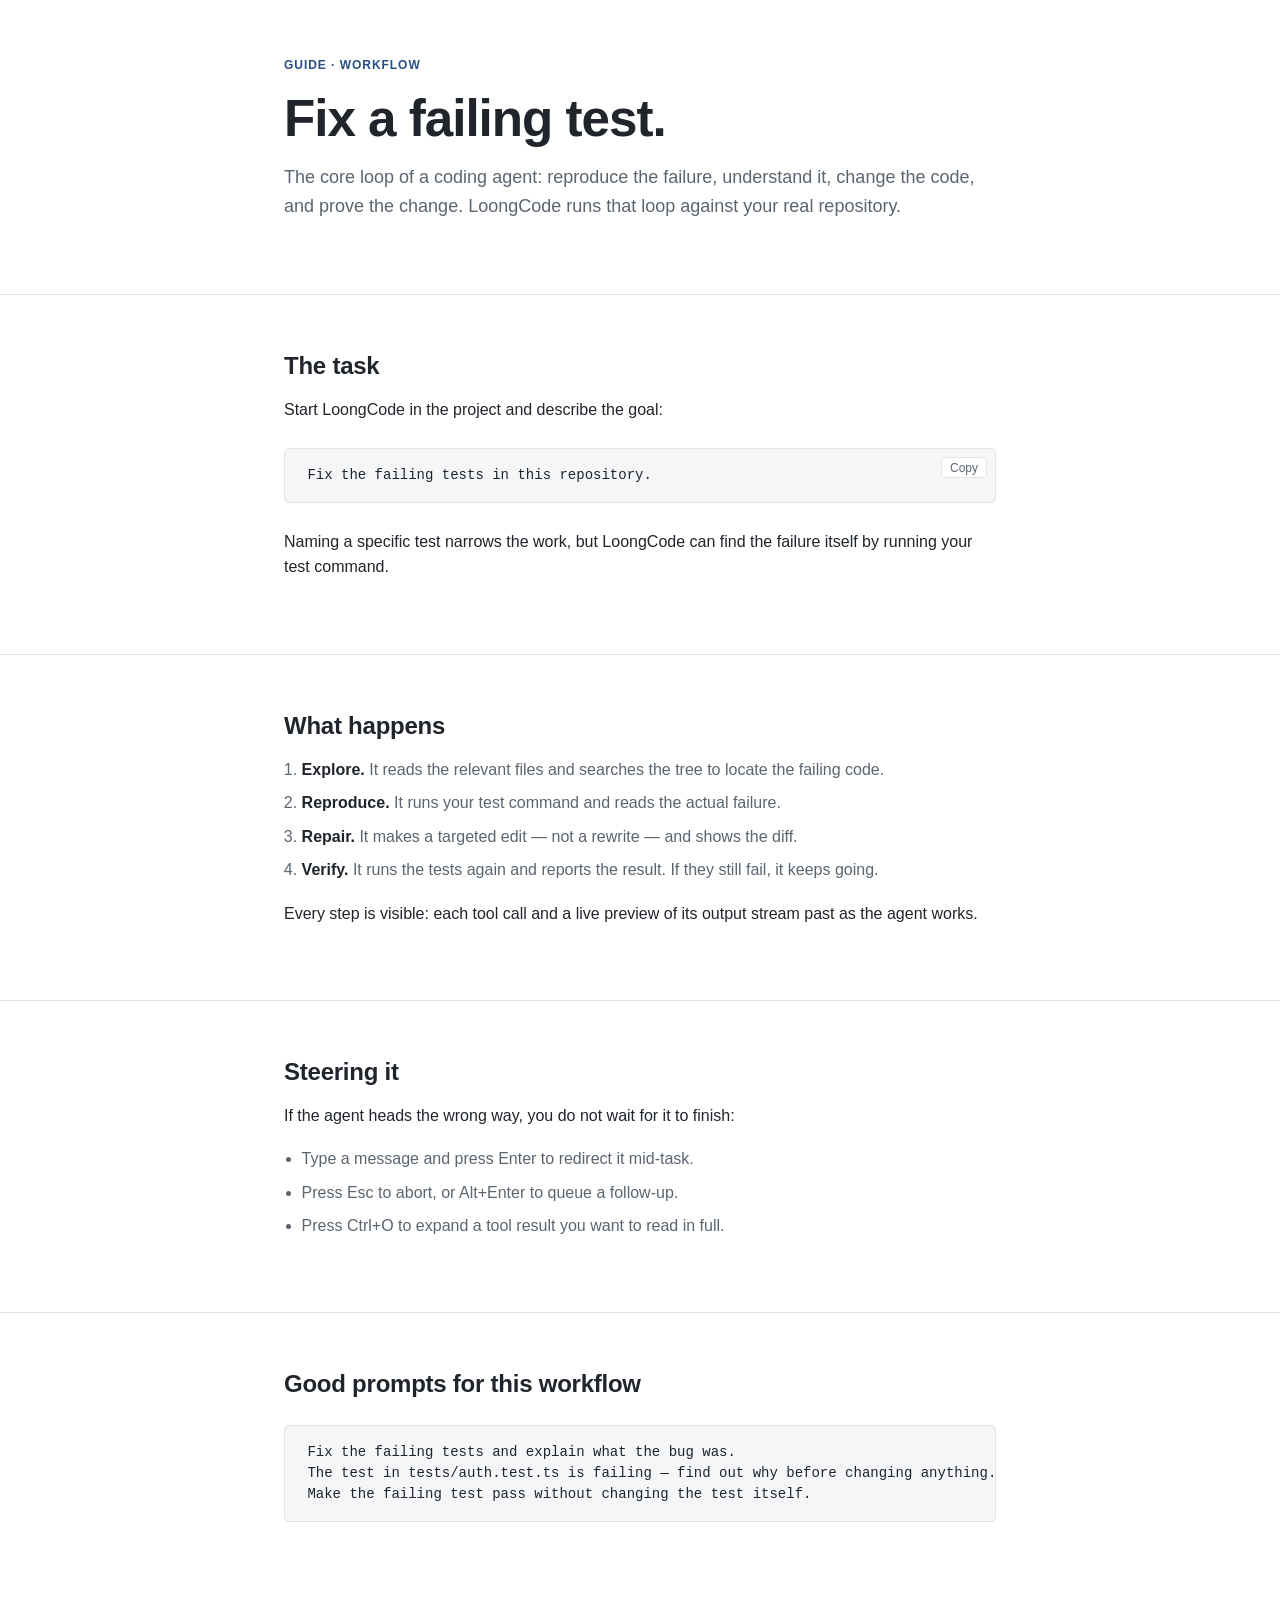
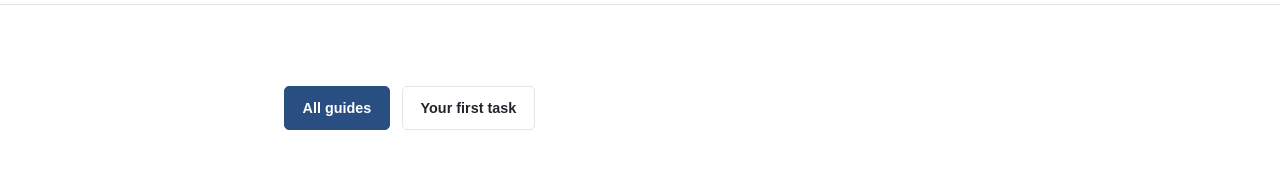
<file: public/guides/fix-a-failing-test/index.html>
<!DOCTYPE html>
<html lang="en">
<head>
  <meta charset="utf-8" />
  <meta name="viewport" content="width=device-width, initial-scale=1" />
  <title>Guide: fix a failing test with LoongCode</title>
  <meta name="description" content="A step-by-step LoongCode workflow: reproduce a test failure, read the code, repair it, and verify the fix — with the exact prompts to use." />
  <meta name="theme-color" content="#ffffff" />
  <link rel="icon" href="../../assets/favicon.svg" type="image/svg+xml" />
  <link rel="stylesheet" href="../../assets/styles.css" />
  <script src="../../assets/theme.js"></script>
</head>
<body>
<!-- BEGIN:site-header -->
<!-- END:site-header -->

<main>
  <section class="section">
    <div class="container">
      <p class="eyebrow">Guide · Workflow</p>
      <h1>Fix a failing test.</h1>
      <p class="lede">
        The core loop of a coding agent: reproduce the failure, understand it,
        change the code, and prove the change. LoongCode runs that loop against
        your real repository.
      </p>
    </div>
  </section>

  <section class="section">
    <div class="container">
      <h2>The task</h2>
      <p>Start LoongCode in the project and describe the goal:</p>
      <div class="code-block" data-copy><pre>Fix the failing tests in this repository.</pre></div>
      <p>
        Naming a specific test narrows the work, but LoongCode can find the
        failure itself by running your test command.
      </p>
    </div>
  </section>

  <section class="section">
    <div class="container">
      <h2>What happens</h2>
      <ol class="feature-list">
        <li><strong>Explore.</strong> It reads the relevant files and searches the tree to locate the failing code.</li>
        <li><strong>Reproduce.</strong> It runs your test command and reads the actual failure.</li>
        <li><strong>Repair.</strong> It makes a targeted edit — not a rewrite — and shows the diff.</li>
        <li><strong>Verify.</strong> It runs the tests again and reports the result. If they still fail, it keeps going.</li>
      </ol>
      <p>
        Every step is visible: each tool call and a live preview of its output
        stream past as the agent works.
      </p>
    </div>
  </section>

  <section class="section">
    <div class="container">
      <h2>Steering it</h2>
      <p>
        If the agent heads the wrong way, you do not wait for it to finish:
      </p>
      <ul class="feature-list">
        <li>Type a message and press Enter to redirect it mid-task.</li>
        <li>Press Esc to abort, or Alt+Enter to queue a follow-up.</li>
        <li>Press Ctrl+O to expand a tool result you want to read in full.</li>
      </ul>
    </div>
  </section>

  <section class="section">
    <div class="container">
      <h2>Good prompts for this workflow</h2>
      <div class="code-block"><pre>Fix the failing tests and explain what the bug was.
The test in tests/auth.test.ts is failing — find out why before changing anything.
Make the failing test pass without changing the test itself.</pre></div>
    </div>
  </section>

  <section class="section">
    <div class="container">
      <div class="actions">
        <a class="button button-primary" href="../">All guides</a>
        <a class="button" href="../../first-investigation/">Your first task</a>
      </div>
    </div>
  </section>
</main>

<!-- BEGIN:site-footer -->
<!-- END:site-footer -->
<script src="../../assets/main.js"></script>
</body>
</html>
</file>
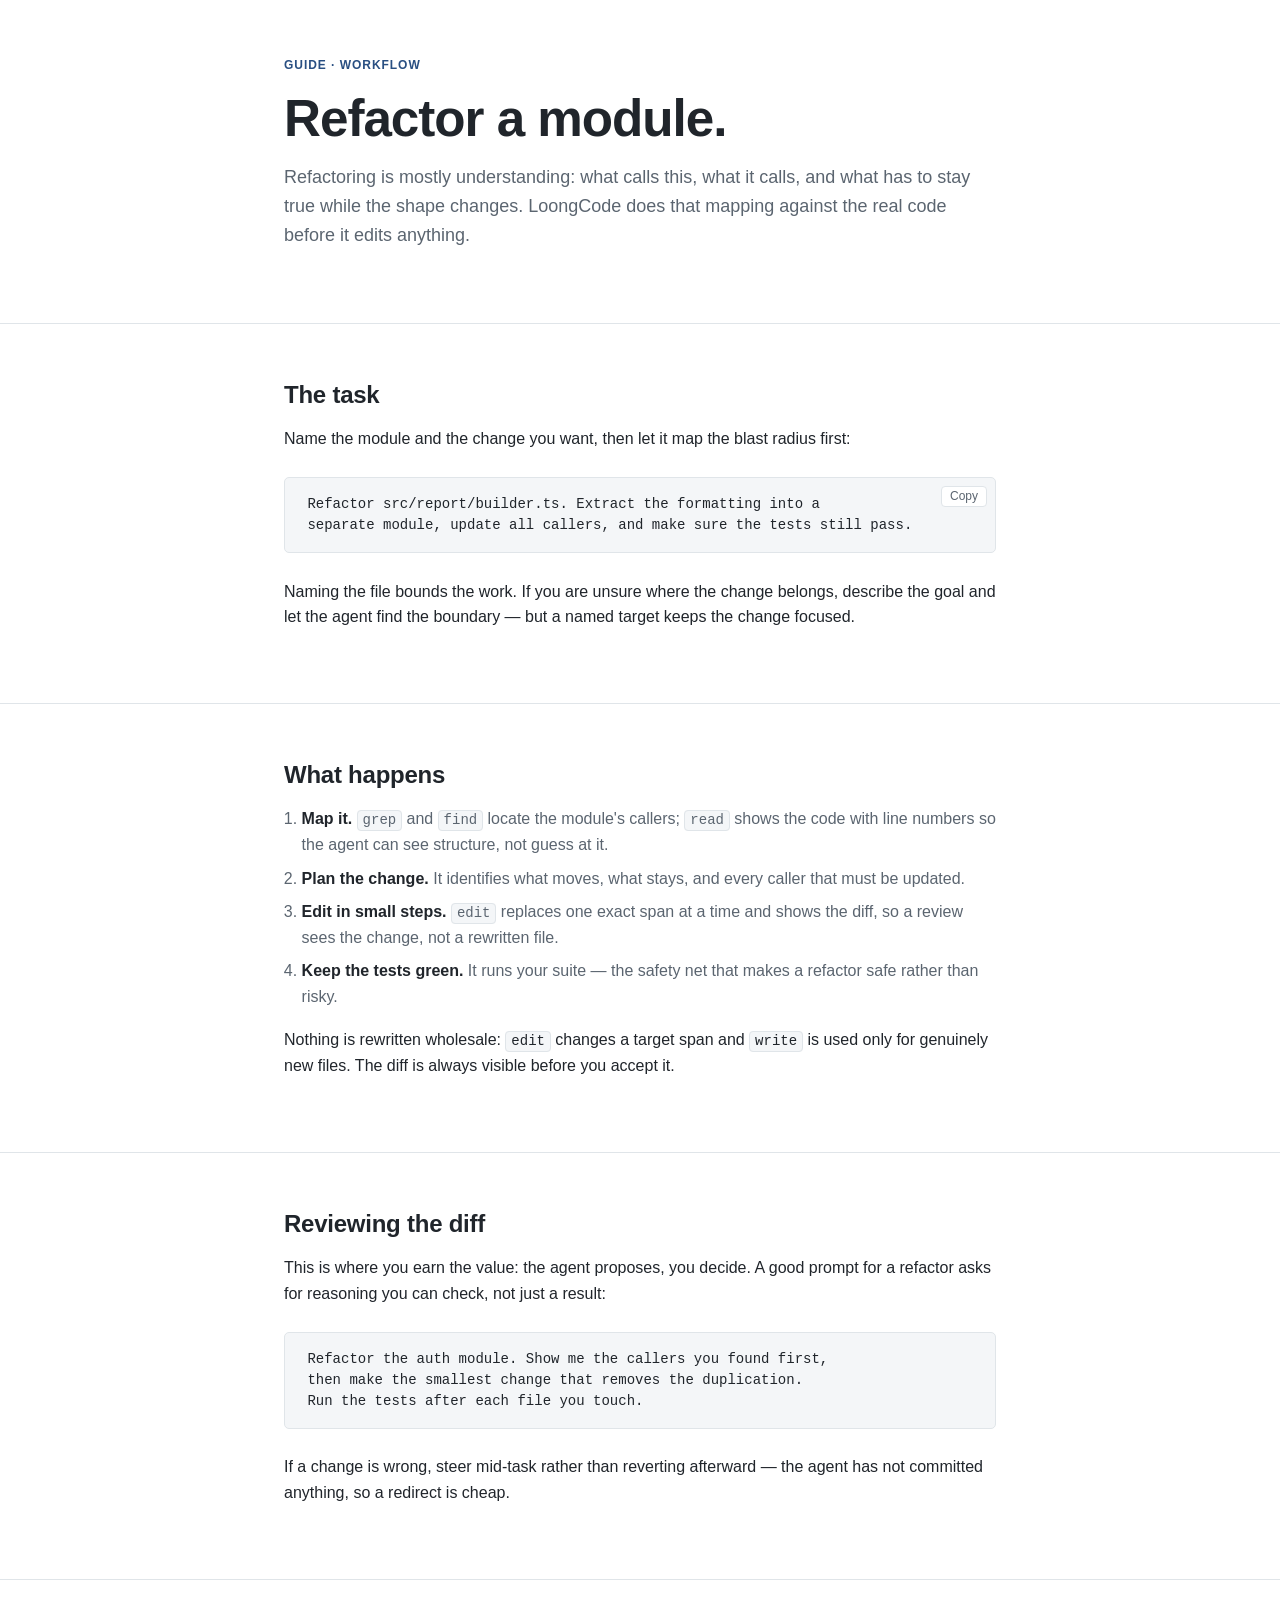
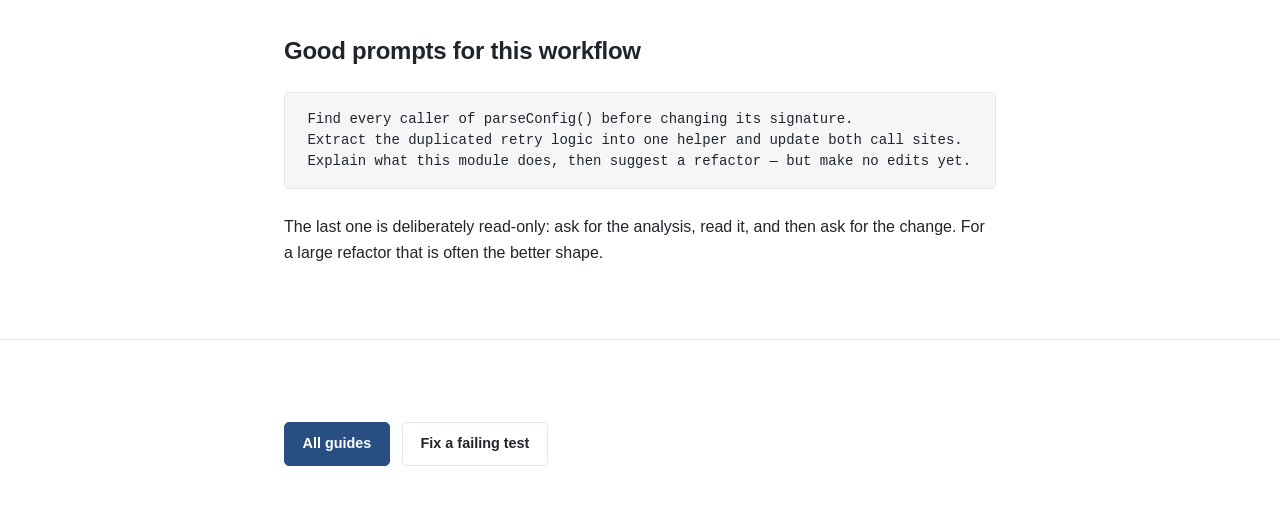
<file: public/guides/refactor-a-module/index.html>
<!DOCTYPE html>
<html lang="en">
<head>
  <meta charset="utf-8" />
  <meta name="viewport" content="width=device-width, initial-scale=1" />
  <title>Guide: refactor a module with LoongCode</title>
  <meta name="description" content="A step-by-step LoongCode workflow: map a module's callers, make a focused refactor with reviewed diffs, and verify nothing broke — with the exact prompts to use." />
  <meta name="theme-color" content="#ffffff" />
  <link rel="icon" href="../../assets/favicon.svg" type="image/svg+xml" />
  <link rel="stylesheet" href="../../assets/styles.css" />
  <script src="../../assets/theme.js"></script>
</head>
<body>
<!-- BEGIN:site-header -->
<!-- END:site-header -->

<main>
  <section class="section">
    <div class="container">
      <p class="eyebrow">Guide · Workflow</p>
      <h1>Refactor a module.</h1>
      <p class="lede">
        Refactoring is mostly understanding: what calls this, what it calls, and
        what has to stay true while the shape changes. LoongCode does that
        mapping against the real code before it edits anything.
      </p>
    </div>
  </section>

  <section class="section">
    <div class="container">
      <h2>The task</h2>
      <p>Name the module and the change you want, then let it map the blast radius first:</p>
      <div class="code-block" data-copy><pre>Refactor src/report/builder.ts. Extract the formatting into a
separate module, update all callers, and make sure the tests still pass.</pre></div>
      <p>
        Naming the file bounds the work. If you are unsure where the change
        belongs, describe the goal and let the agent find the boundary — but a
        named target keeps the change focused.
      </p>
    </div>
  </section>

  <section class="section">
    <div class="container">
      <h2>What happens</h2>
      <ol class="feature-list">
        <li><strong>Map it.</strong> <code>grep</code> and <code>find</code> locate the module's callers; <code>read</code> shows the code with line numbers so the agent can see structure, not guess at it.</li>
        <li><strong>Plan the change.</strong> It identifies what moves, what stays, and every caller that must be updated.</li>
        <li><strong>Edit in small steps.</strong> <code>edit</code> replaces one exact span at a time and shows the diff, so a review sees the change, not a rewritten file.</li>
        <li><strong>Keep the tests green.</strong> It runs your suite — the safety net that makes a refactor safe rather than risky.</li>
      </ol>
      <p>
        Nothing is rewritten wholesale: <code>edit</code> changes a target span
        and <code>write</code> is used only for genuinely new files. The diff is
        always visible before you accept it.
      </p>
    </div>
  </section>

  <section class="section">
    <div class="container">
      <h2>Reviewing the diff</h2>
      <p>
        This is where you earn the value: the agent proposes, you decide. A good
        prompt for a refactor asks for reasoning you can check, not just a result:
      </p>
      <div class="code-block"><pre>Refactor the auth module. Show me the callers you found first,
then make the smallest change that removes the duplication.
Run the tests after each file you touch.</pre></div>
      <p>
        If a change is wrong, steer mid-task rather than reverting afterward — the
        agent has not committed anything, so a redirect is cheap.
      </p>
    </div>
  </section>

  <section class="section">
    <div class="container">
      <h2>Good prompts for this workflow</h2>
      <div class="code-block"><pre>Find every caller of parseConfig() before changing its signature.
Extract the duplicated retry logic into one helper and update both call sites.
Explain what this module does, then suggest a refactor — but make no edits yet.</pre></div>
      <p>
        The last one is deliberately read-only: ask for the analysis, read it, and
        then ask for the change. For a large refactor that is often the better
        shape.
      </p>
    </div>
  </section>

  <section class="section">
    <div class="container">
      <div class="actions">
        <a class="button button-primary" href="../">All guides</a>
        <a class="button" href="../fix-a-failing-test/">Fix a failing test</a>
      </div>
    </div>
  </section>
</main>

<!-- BEGIN:site-footer -->
<!-- END:site-footer -->
<script src="../../assets/main.js"></script>
</body>
</html>
</file>
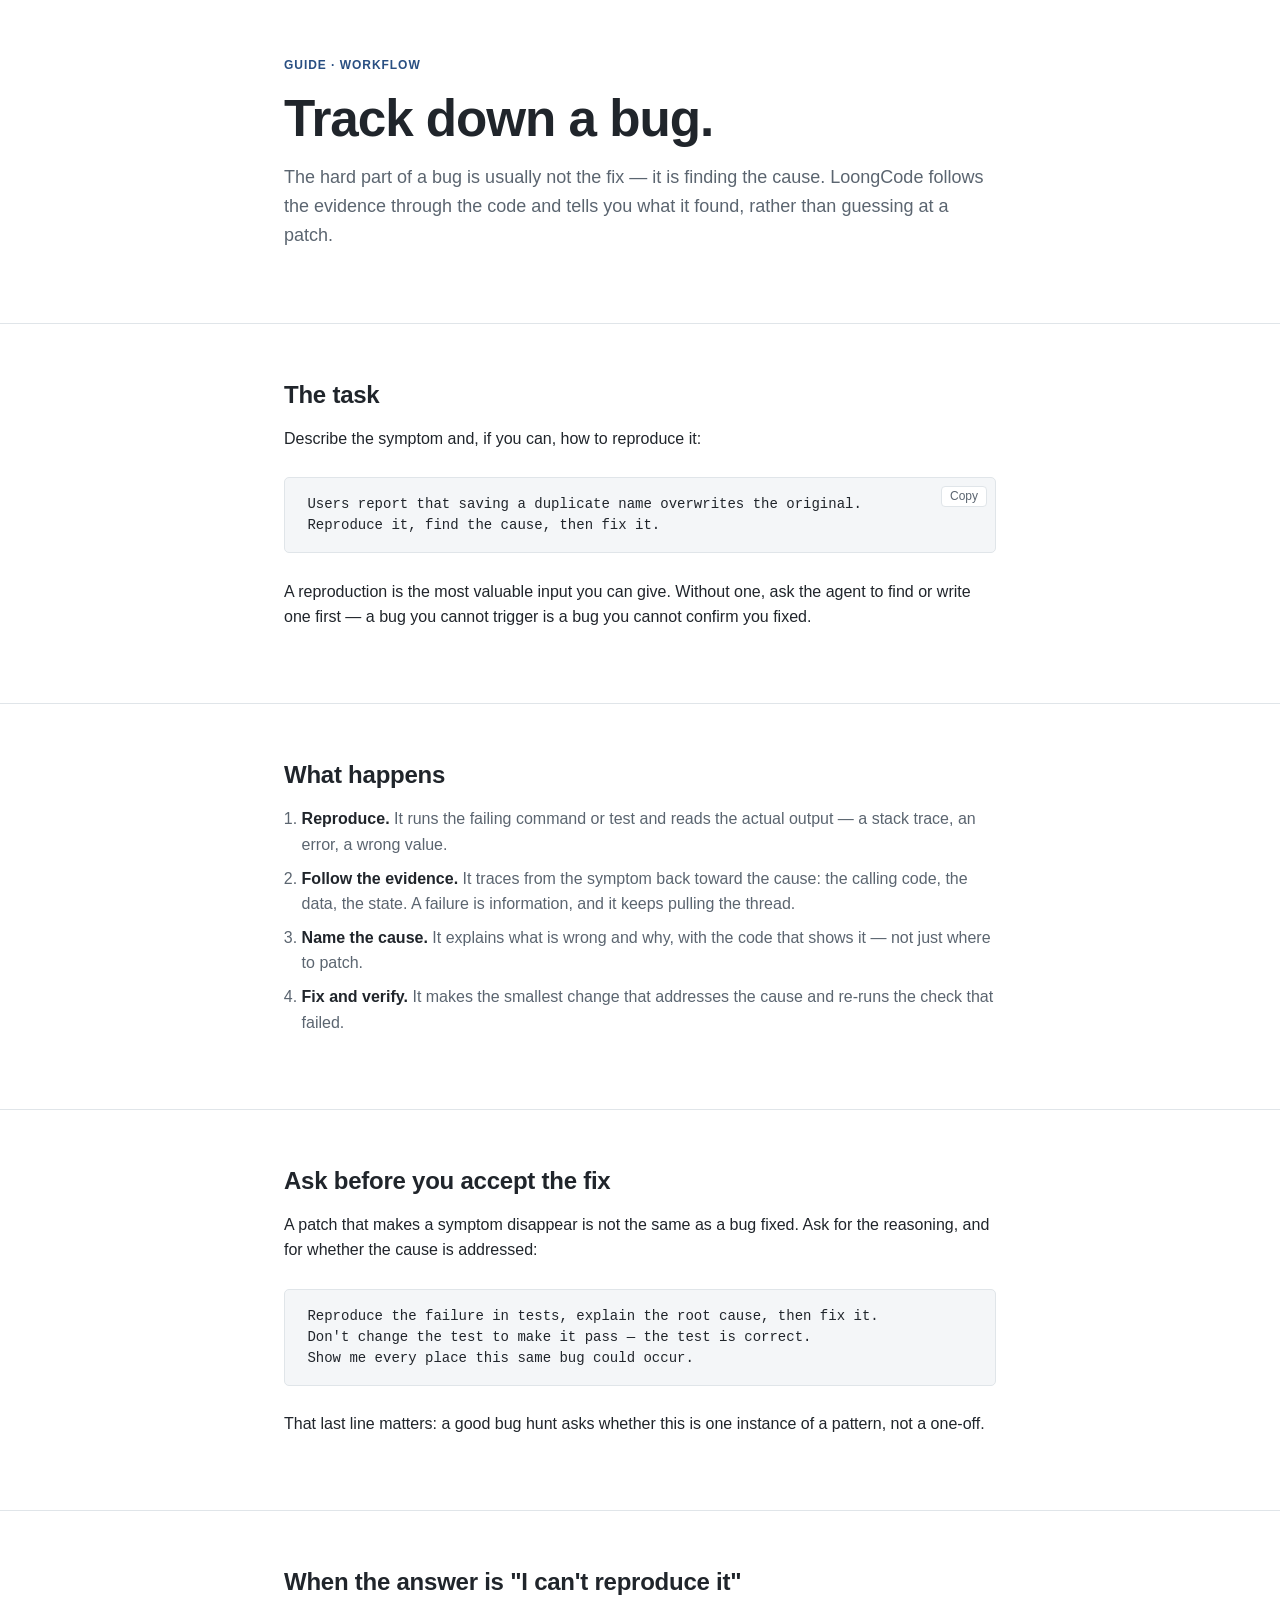
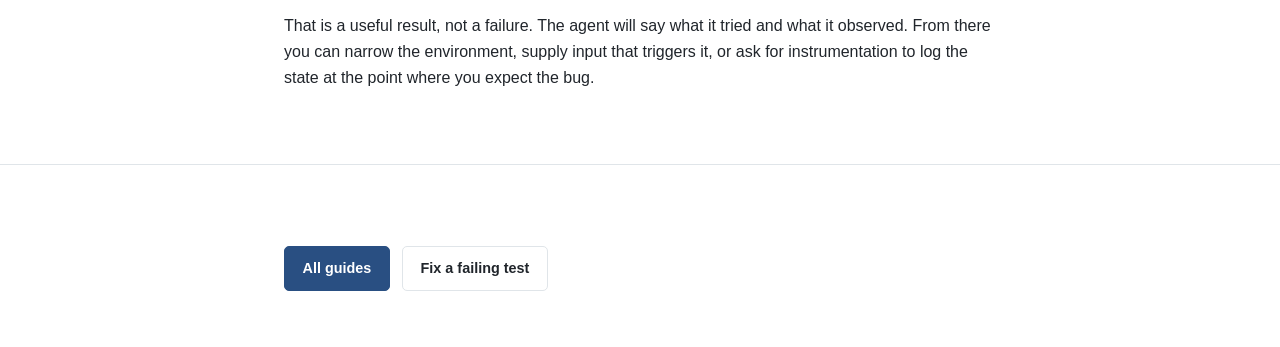
<file: public/guides/track-down-a-bug/index.html>
<!DOCTYPE html>
<html lang="en">
<head>
  <meta charset="utf-8" />
  <meta name="viewport" content="width=device-width, initial-scale=1" />
  <title>Guide: track down a bug with LoongCode</title>
  <meta name="description" content="A step-by-step LoongCode workflow: reproduce a bug, follow the evidence through the code, prove the cause, and verify the fix — with the exact prompts to use." />
  <meta name="theme-color" content="#ffffff" />
  <link rel="icon" href="../../assets/favicon.svg" type="image/svg+xml" />
  <link rel="stylesheet" href="../../assets/styles.css" />
  <script src="../../assets/theme.js"></script>
</head>
<body>
<!-- BEGIN:site-header -->
<!-- END:site-header -->

<main>
  <section class="section">
    <div class="container">
      <p class="eyebrow">Guide · Workflow</p>
      <h1>Track down a bug.</h1>
      <p class="lede">
        The hard part of a bug is usually not the fix — it is finding the cause.
        LoongCode follows the evidence through the code and tells you what it
        found, rather than guessing at a patch.
      </p>
    </div>
  </section>

  <section class="section">
    <div class="container">
      <h2>The task</h2>
      <p>Describe the symptom and, if you can, how to reproduce it:</p>
      <div class="code-block" data-copy><pre>Users report that saving a duplicate name overwrites the original.
Reproduce it, find the cause, then fix it.</pre></div>
      <p>
        A reproduction is the most valuable input you can give. Without one, ask
        the agent to find or write one first — a bug you cannot trigger is a bug
        you cannot confirm you fixed.
      </p>
    </div>
  </section>

  <section class="section">
    <div class="container">
      <h2>What happens</h2>
      <ol class="feature-list">
        <li><strong>Reproduce.</strong> It runs the failing command or test and reads the actual output — a stack trace, an error, a wrong value.</li>
        <li><strong>Follow the evidence.</strong> It traces from the symptom back toward the cause: the calling code, the data, the state. A failure is information, and it keeps pulling the thread.</li>
        <li><strong>Name the cause.</strong> It explains what is wrong and why, with the code that shows it — not just where to patch.</li>
        <li><strong>Fix and verify.</strong> It makes the smallest change that addresses the cause and re-runs the check that failed.</li>
      </ol>
    </div>
  </section>

  <section class="section">
    <div class="container">
      <h2>Ask before you accept the fix</h2>
      <p>
        A patch that makes a symptom disappear is not the same as a bug fixed.
        Ask for the reasoning, and for whether the cause is addressed:
      </p>
      <div class="code-block"><pre>Reproduce the failure in tests, explain the root cause, then fix it.
Don't change the test to make it pass — the test is correct.
Show me every place this same bug could occur.</pre></div>
      <p>
        That last line matters: a good bug hunt asks whether this is one instance
        of a pattern, not a one-off.
      </p>
    </div>
  </section>

  <section class="section">
    <div class="container">
      <h2>When the answer is "I can't reproduce it"</h2>
      <p>
        That is a useful result, not a failure. The agent will say what it tried
        and what it observed. From there you can narrow the environment, supply
        input that triggers it, or ask for instrumentation to log the state at the
        point where you expect the bug.
      </p>
    </div>
  </section>

  <section class="section">
    <div class="container">
      <div class="actions">
        <a class="button button-primary" href="../">All guides</a>
        <a class="button" href="../fix-a-failing-test/">Fix a failing test</a>
      </div>
    </div>
  </section>
</main>

<!-- BEGIN:site-footer -->
<!-- END:site-footer -->
<script src="../../assets/main.js"></script>
</body>
</html>
</file>
<file: public/assets/styles.css>
/*
 * LoongLab site styles.
 *
 * Design language follows the same system used across REA's site (system fonts,
 * hairline borders, tight radii, a single restrained accent, a narrow reading
 * measure, and a light/dark pair). Implemented independently for this site.
 *
 * Dark palette is Catppuccin Mocha (https://catppuccin.com, MIT).
 */

:root {
  --ink: #20252b;
  --muted: #5b6570;
  --line: #e0e5e9;
  --soft: #f4f6f8;
  --accent: #294f82;
  --accent-ink: #ffffff;
  --page: #ffffff;
  --code-bg: #f4f6f8;
  --shadow: 0 5px 20px rgb(32 37 43 / 8%);
  --ok: #1f7a3d;
  --warn: #a8520f;
  --font-latin: -apple-system, BlinkMacSystemFont, "Segoe UI", Helvetica, Arial;
  --font-code: "SFMono-Regular", Consolas, "Liberation Mono";
  --font-sans: var(--font-latin), sans-serif;
  --font-mono: var(--font-code), monospace;
  --measure: 760px;
  --wide: 1080px;
}

:root[data-theme="dark"] {
  --ink: #cdd6f4;
  --muted: #a6adc8;
  --line: #45475a;
  --soft: #181825;
  --accent: #89b4fa;
  --accent-ink: #1e1e2e;
  --page: #1e1e2e;
  --code-bg: #181825;
  --shadow: 0 5px 20px rgb(0 0 0 / 35%);
  --ok: #a6e3a1;
  --warn: #fab387;
}

* { box-sizing: border-box; }

html { scroll-behavior: smooth; }

body {
  margin: 0;
  background: var(--page);
  color: var(--ink);
  font-family: var(--font-sans);
  font-size: 1rem;
  line-height: 1.6;
  -webkit-font-smoothing: antialiased;
}

a { color: var(--accent); text-underline-offset: 2px; }

.container { max-width: var(--measure); margin: 0 auto; padding: 0 1.5rem; }
.container-wide { max-width: var(--wide); margin: 0 auto; padding: 0 1.5rem; }

/* Header ------------------------------------------------------------------ */

.site-header {
  border-bottom: 1px solid var(--line);
}

.site-header-inner {
  max-width: var(--wide);
  margin: 0 auto;
  padding: 0.9rem 1.5rem;
  display: flex;
  align-items: center;
  justify-content: space-between;
  gap: 1.5rem;
}

.brand {
  display: inline-flex;
  align-items: baseline;
  gap: 0.6rem;
  text-decoration: none;
  color: var(--ink);
}

.brand-name { font-weight: 700; font-size: 1.05rem; letter-spacing: -0.02em; }
.brand-caption { font-size: 0.85rem; color: var(--muted); font-weight: 400; }

.site-nav { display: flex; align-items: center; gap: 1.4rem; }
.site-nav a { color: var(--muted); text-decoration: none; font-size: 0.9rem; }
.site-nav a:hover { color: var(--ink); }

.theme-toggle {
  border: 1px solid var(--line);
  background: transparent;
  color: var(--ink);
  border-radius: 5px;
  width: 30px;
  height: 30px;
  cursor: pointer;
  font-size: 14px;
  line-height: 1;
}
.theme-toggle:hover { background: var(--soft); }

/* Type -------------------------------------------------------------------- */

h1 {
  font-size: clamp(2.2rem, 4.5vw, 3.2rem);
  line-height: 1.12;
  letter-spacing: -0.02em;
  margin: 0 0 1rem;
  font-weight: 700;
}

h2 {
  font-size: 1.5rem;
  line-height: 1.25;
  letter-spacing: -0.01em;
  margin: 0 0 1rem;
  font-weight: 650;
}

h3 { font-size: 1.05rem; margin: 0 0 0.5rem; font-weight: 600; }

p { margin: 0 0 1.1rem; }

.lede { font-size: 1.125rem; color: var(--muted); }

code {
  font-family: var(--font-mono);
  font-size: 0.875em;
  background: var(--code-bg);
  border: 1px solid var(--line);
  border-radius: 4px;
  padding: 0.1em 0.35em;
}

/* Sections ---------------------------------------------------------------- */

main { display: block; }

.section {
  padding: 3.5rem 0;
  border-top: 1px solid var(--line);
}
.section:first-child { border-top: 0; }

.hero { padding: 5rem 0 3.5rem; }

.eyebrow {
  font-size: 0.75rem;
  font-weight: 600;
  letter-spacing: 0.08em;
  text-transform: uppercase;
  color: var(--accent);
  margin: 0 0 0.9rem;
}

/* Actions ----------------------------------------------------------------- */

.actions { display: flex; flex-wrap: wrap; gap: 0.75rem; margin-top: 1.6rem; }

.button {
  display: inline-block;
  padding: 0.6rem 1.1rem;
  border-radius: 5px;
  font-size: 0.9rem;
  font-weight: 600;
  text-decoration: none;
  border: 1px solid var(--line);
  color: var(--ink);
  background: var(--page);
}
.button:hover { background: var(--soft); }
.button-primary { background: var(--accent); border-color: var(--accent); color: var(--accent-ink); }
.button-primary:hover { opacity: 0.92; background: var(--accent); }

/* Cards ------------------------------------------------------------------- */

.grid {
  display: grid;
  grid-template-columns: repeat(auto-fit, minmax(260px, 1fr));
  gap: 1rem;
}

.card {
  border: 1px solid var(--line);
  border-radius: 5px;
  padding: 1.4rem;
  display: flex;
  flex-direction: column;
  gap: 0.5rem;
  background: var(--page);
}
.card:hover { box-shadow: var(--shadow); }
.card p { color: var(--muted); font-size: 0.9rem; margin: 0; }
.card .more { margin-top: 0.6rem; font-weight: 600; font-size: 0.9rem; text-decoration: none; }

.tag {
  font-size: 0.75rem;
  font-weight: 600;
  letter-spacing: 0.06em;
  text-transform: uppercase;
  color: var(--muted);
}

/* Code blocks ------------------------------------------------------------- */

.code-block {
  border: 1px solid var(--line);
  border-radius: 5px;
  background: var(--code-bg);
  overflow: hidden;
  margin: 1.6rem 0;
}
.code-block pre {
  margin: 0;
  padding: 1rem 1.4rem;
  overflow-x: auto;
  font-family: var(--font-mono);
  font-size: 0.875rem;
  line-height: 1.5;
}

/* Lists ------------------------------------------------------------------- */

.feature-list { margin: 0 0 1.1rem; padding-left: 1.1rem; color: var(--muted); }
.feature-list li { margin: 0.5rem 0; }
.feature-list strong { color: var(--ink); }

/* Footer ------------------------------------------------------------------ */

.site-footer { border-top: 1px solid var(--line); margin-top: 1rem; }

.site-footer-inner {
  max-width: var(--wide);
  margin: 0 auto;
  padding: 2rem 1.5rem 3rem;
  display: flex;
  flex-wrap: wrap;
  align-items: baseline;
  justify-content: space-between;
  gap: 0.75rem 1.5rem;
  color: var(--muted);
  font-size: 0.875rem;
}
.site-footer-inner p { margin: 0; }
.site-footer-brand { flex: 1 1 100%; color: var(--ink); font-weight: 600; }
.site-footer-copy { flex: 1 1 100%; font-size: 0.8rem; }
.site-footer-links a { margin-right: 1rem; text-decoration: none; }

.lockup {
  text-align: center;
  color: var(--muted);
  font-size: 0.95rem;
  letter-spacing: 0.01em;
  margin: 0;
}

/* Terminal demo ----------------------------------------------------------- */

.terminal {
  border: 1px solid var(--line);
  border-radius: 5px;
  background: var(--code-bg);
  overflow: hidden;
  margin: 1.6rem 0;
}
.terminal-bar {
  display: flex;
  align-items: center;
  justify-content: space-between;
  gap: 1rem;
  padding: 0.5rem 0.9rem;
  border-bottom: 1px solid var(--line);
  font-size: 0.75rem;
  color: var(--muted);
  font-family: var(--font-mono);
}
.terminal-screen {
  padding: 1rem 1.2rem;
  min-height: 240px;
  font-family: var(--font-mono);
  font-size: 0.85rem;
  line-height: 1.7;
  white-space: pre-wrap;
  overflow-y: auto;
}
.term-line { min-height: 1.4em; }
.term-prompt { color: var(--ink); font-weight: 600; }
.term-tool { color: var(--muted); }
.term-ok { color: var(--ok); }
.term-fail { color: var(--warn); }
.term-answer { color: var(--ink); }

/* Notices, details, misc -------------------------------------------------- */

.notice {
  border: 1px solid var(--line);
  border-left: 3px solid var(--accent);
  border-radius: 5px;
  background: var(--soft);
  padding: 1.2rem 1.4rem;
}
.notice p { margin: 0 0 0.6rem; }
.notice p:last-child { margin-bottom: 0; }

details {
  border-bottom: 1px solid var(--line);
  padding: 0.9rem 0;
}
details summary {
  cursor: pointer;
  list-style: none;
}
details summary::-webkit-details-marker { display: none; }
details summary::before {
  content: "▸ ";
  color: var(--muted);
}
details[open] summary::before { content: "▾ "; }
details summary strong { font-weight: 600; }
details p { margin: 0.7rem 0 0; color: var(--muted); }

.muted { color: var(--muted); font-size: 0.9rem; }

.copy-button {
  border: 1px solid var(--line);
  background: var(--page);
  color: var(--muted);
  border-radius: 4px;
  font-size: 0.75rem;
  padding: 0.15rem 0.5rem;
  cursor: pointer;
}
.copy-button:hover { color: var(--ink); }
</file>
